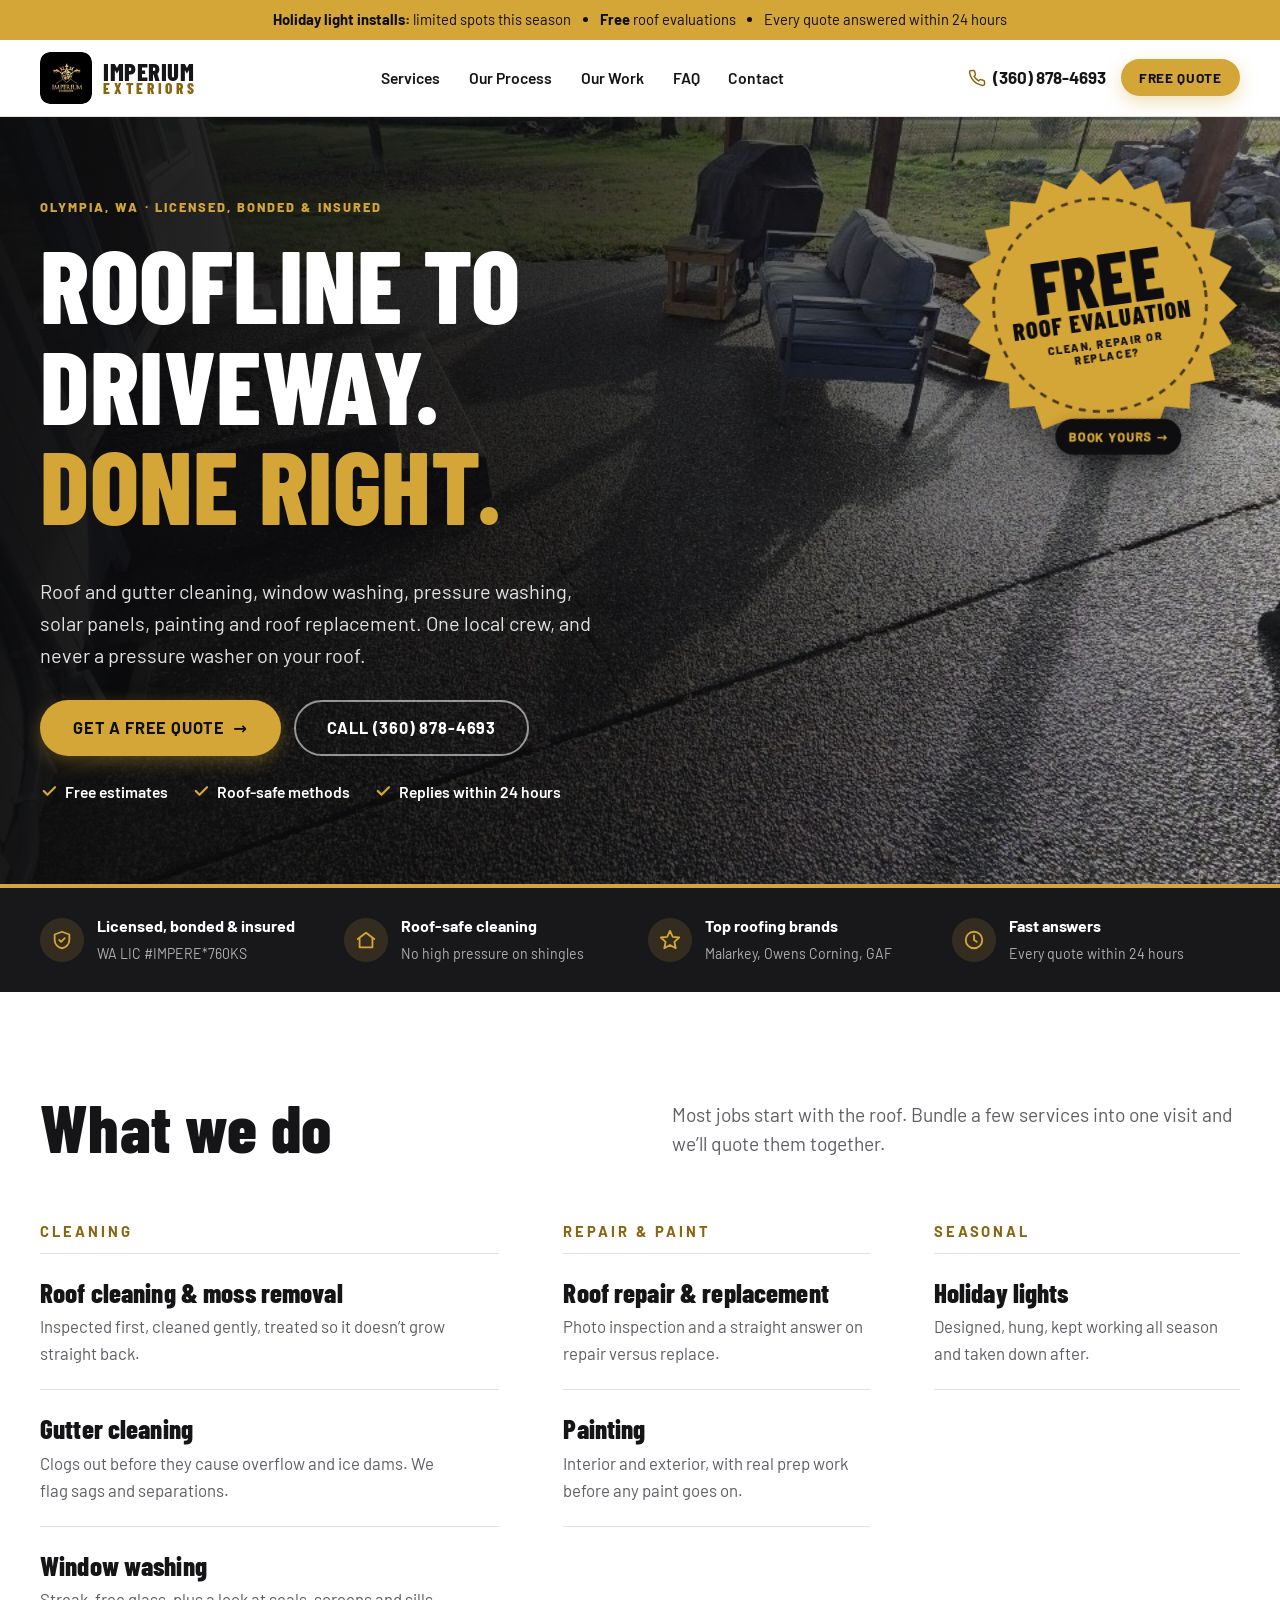
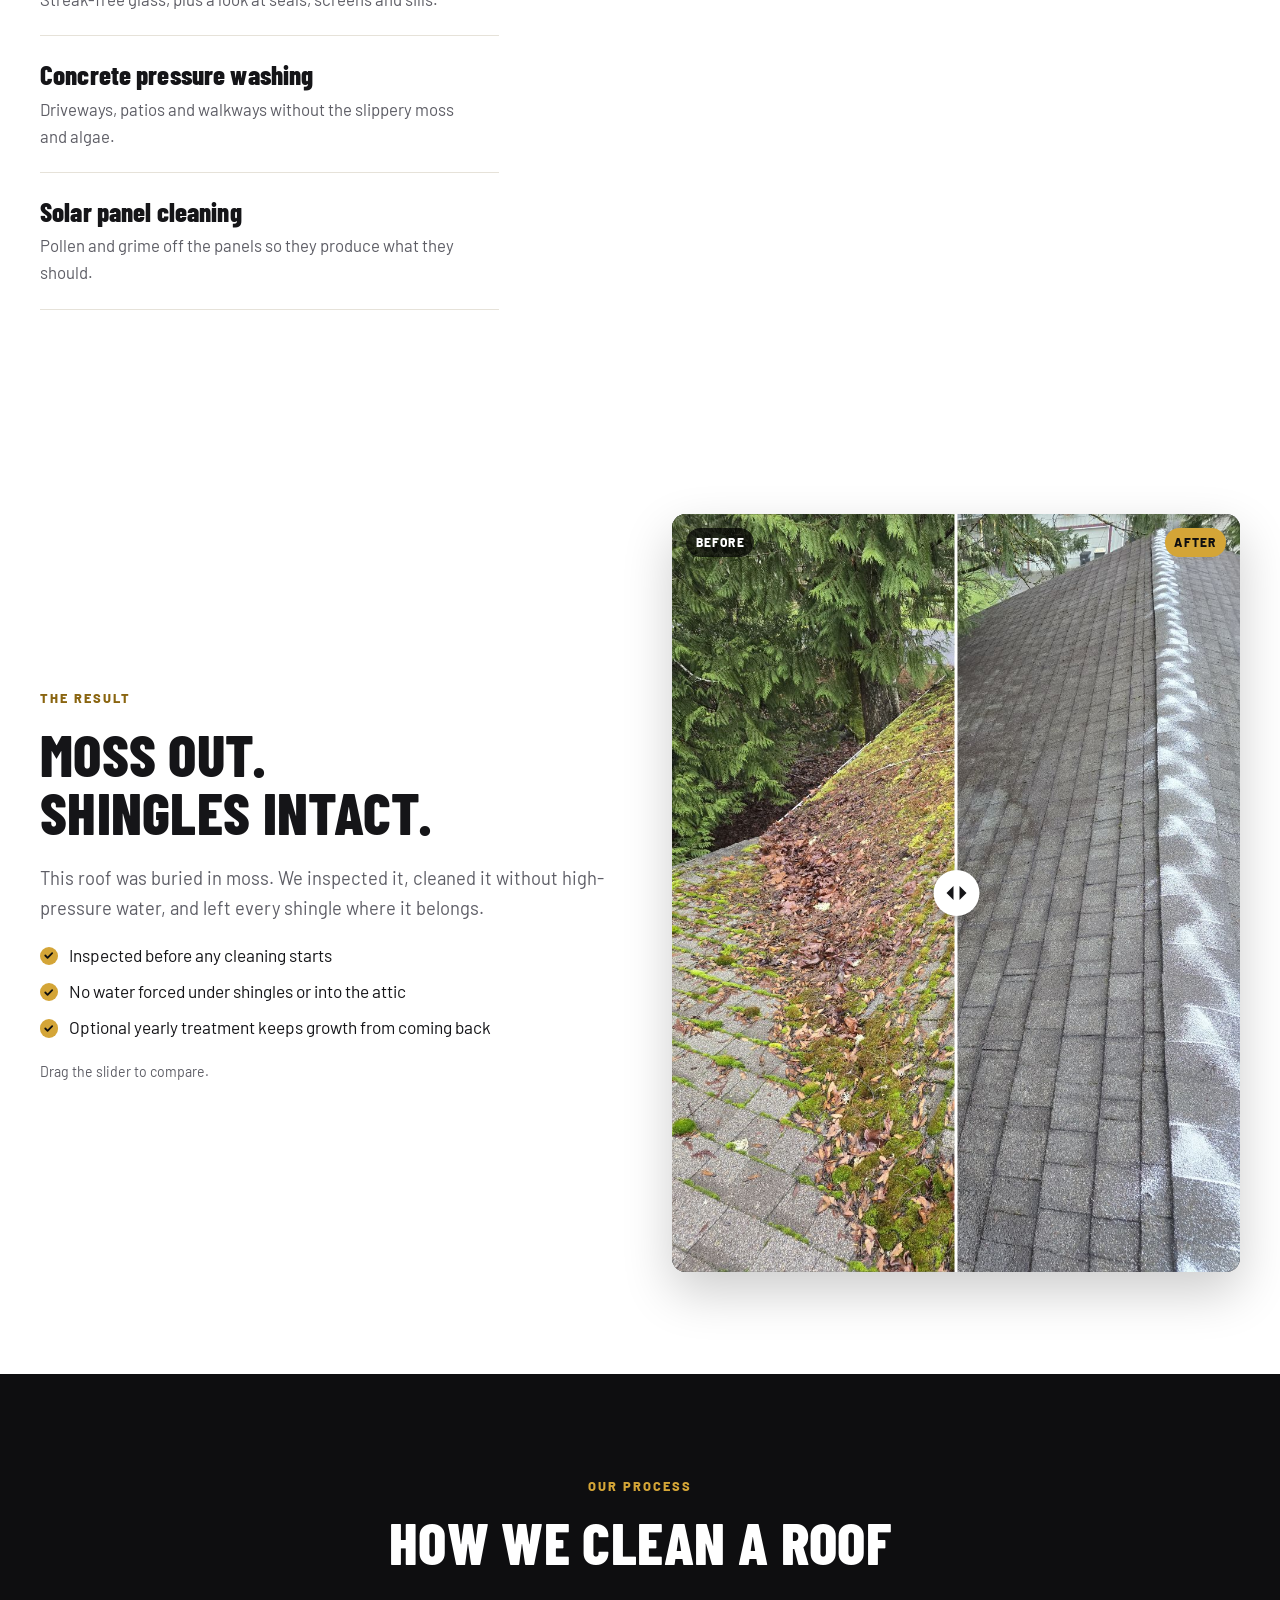
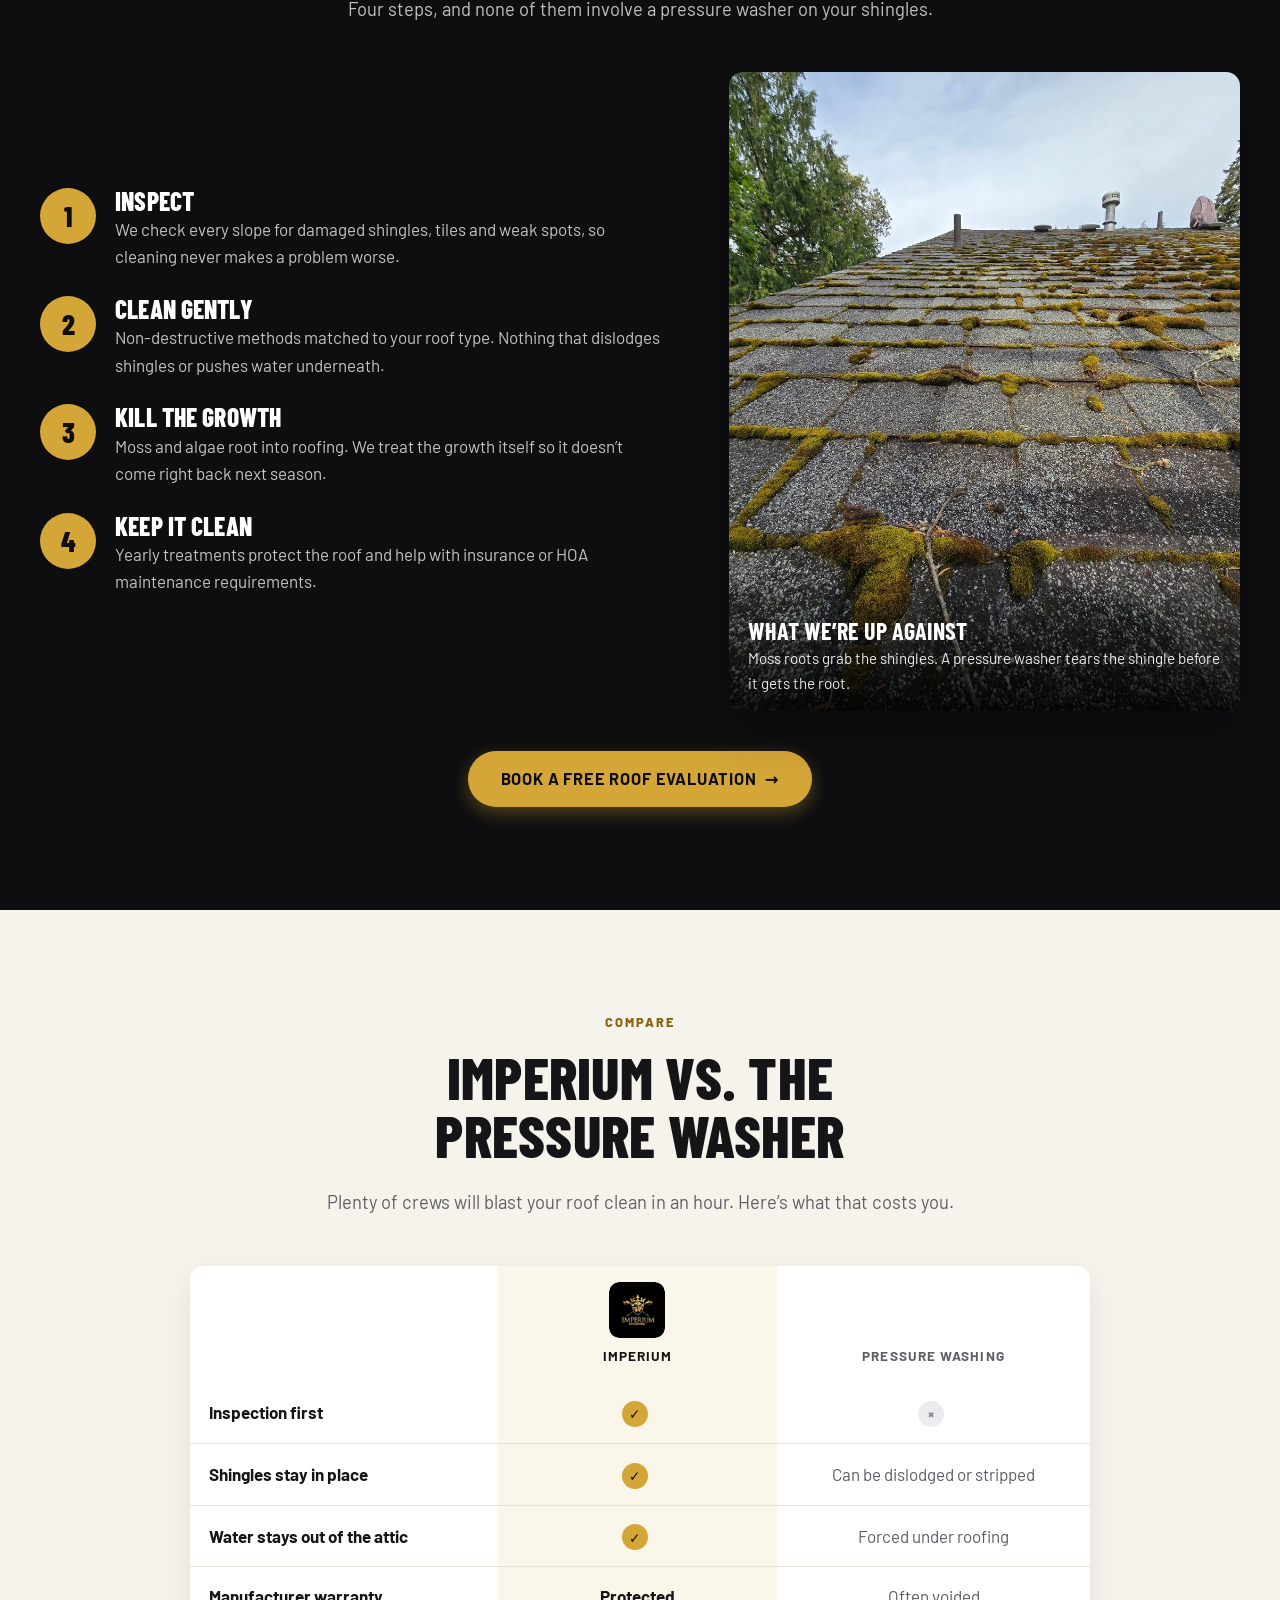
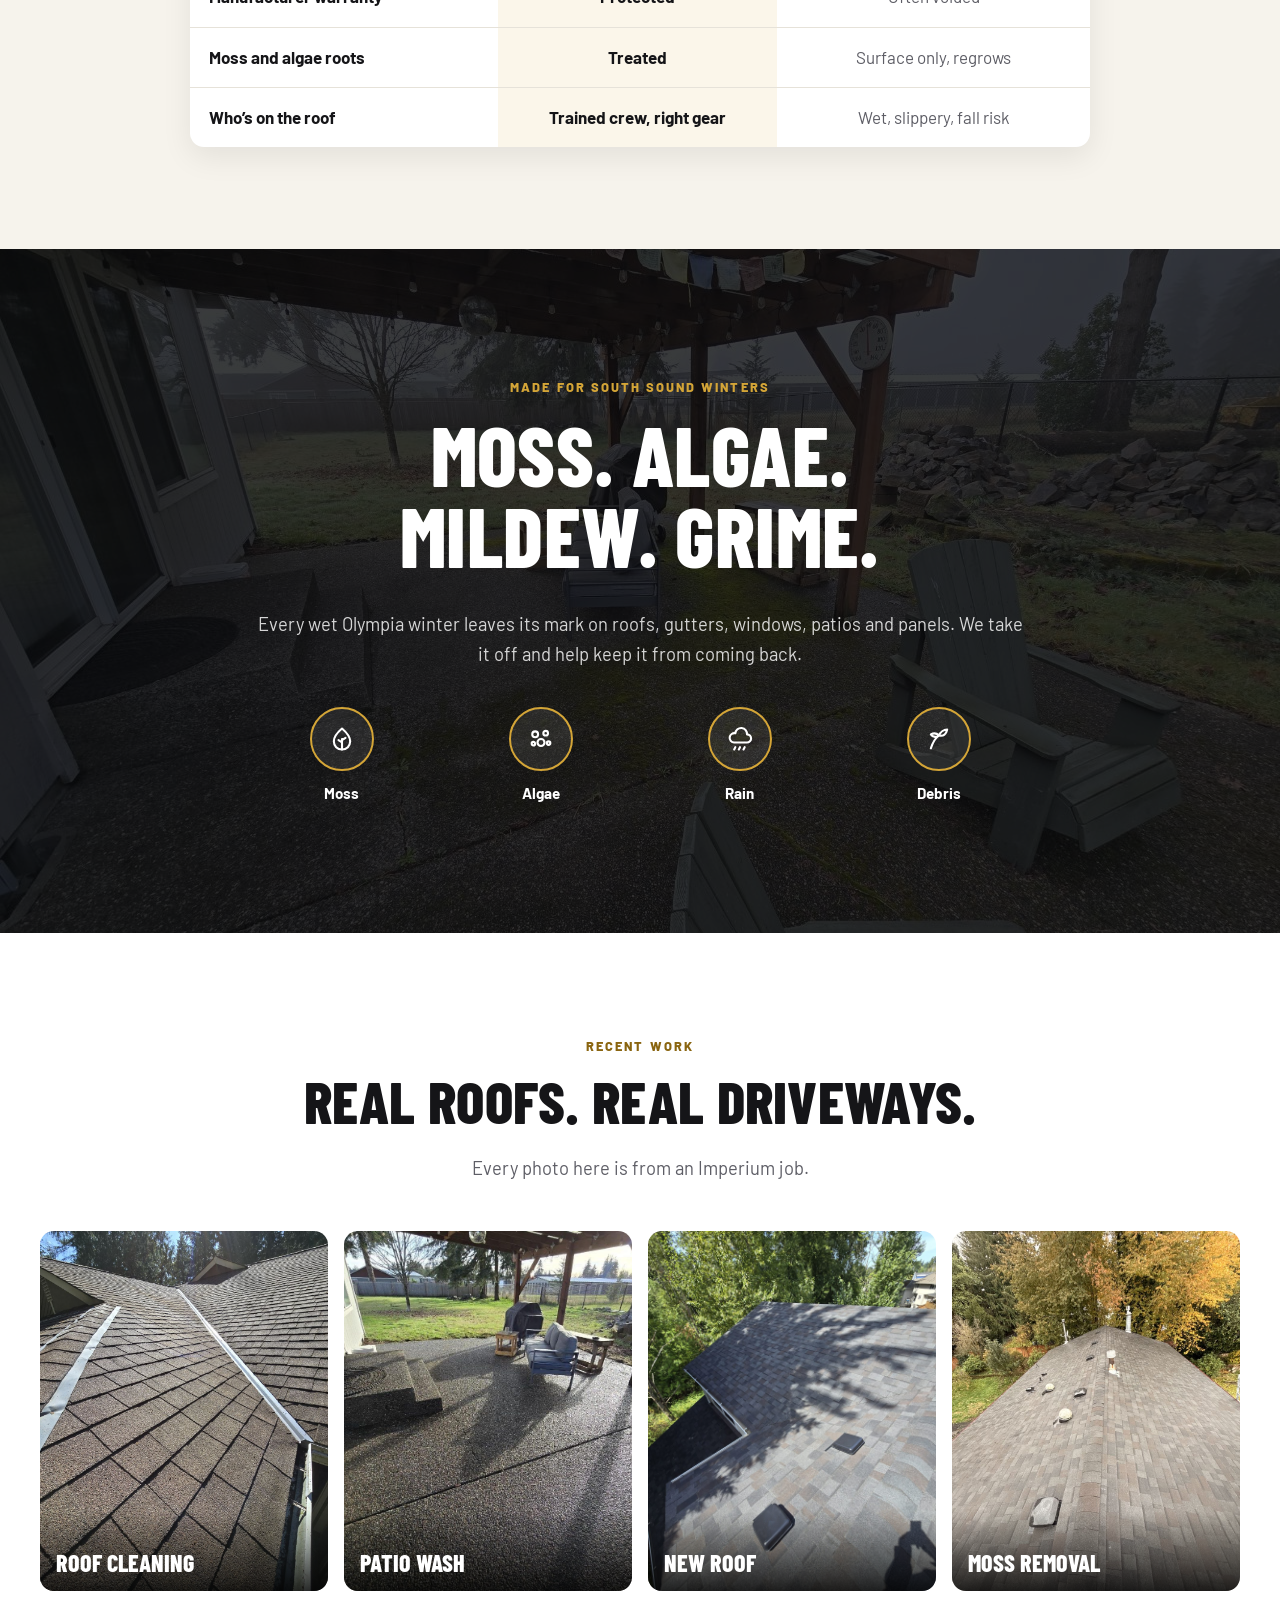
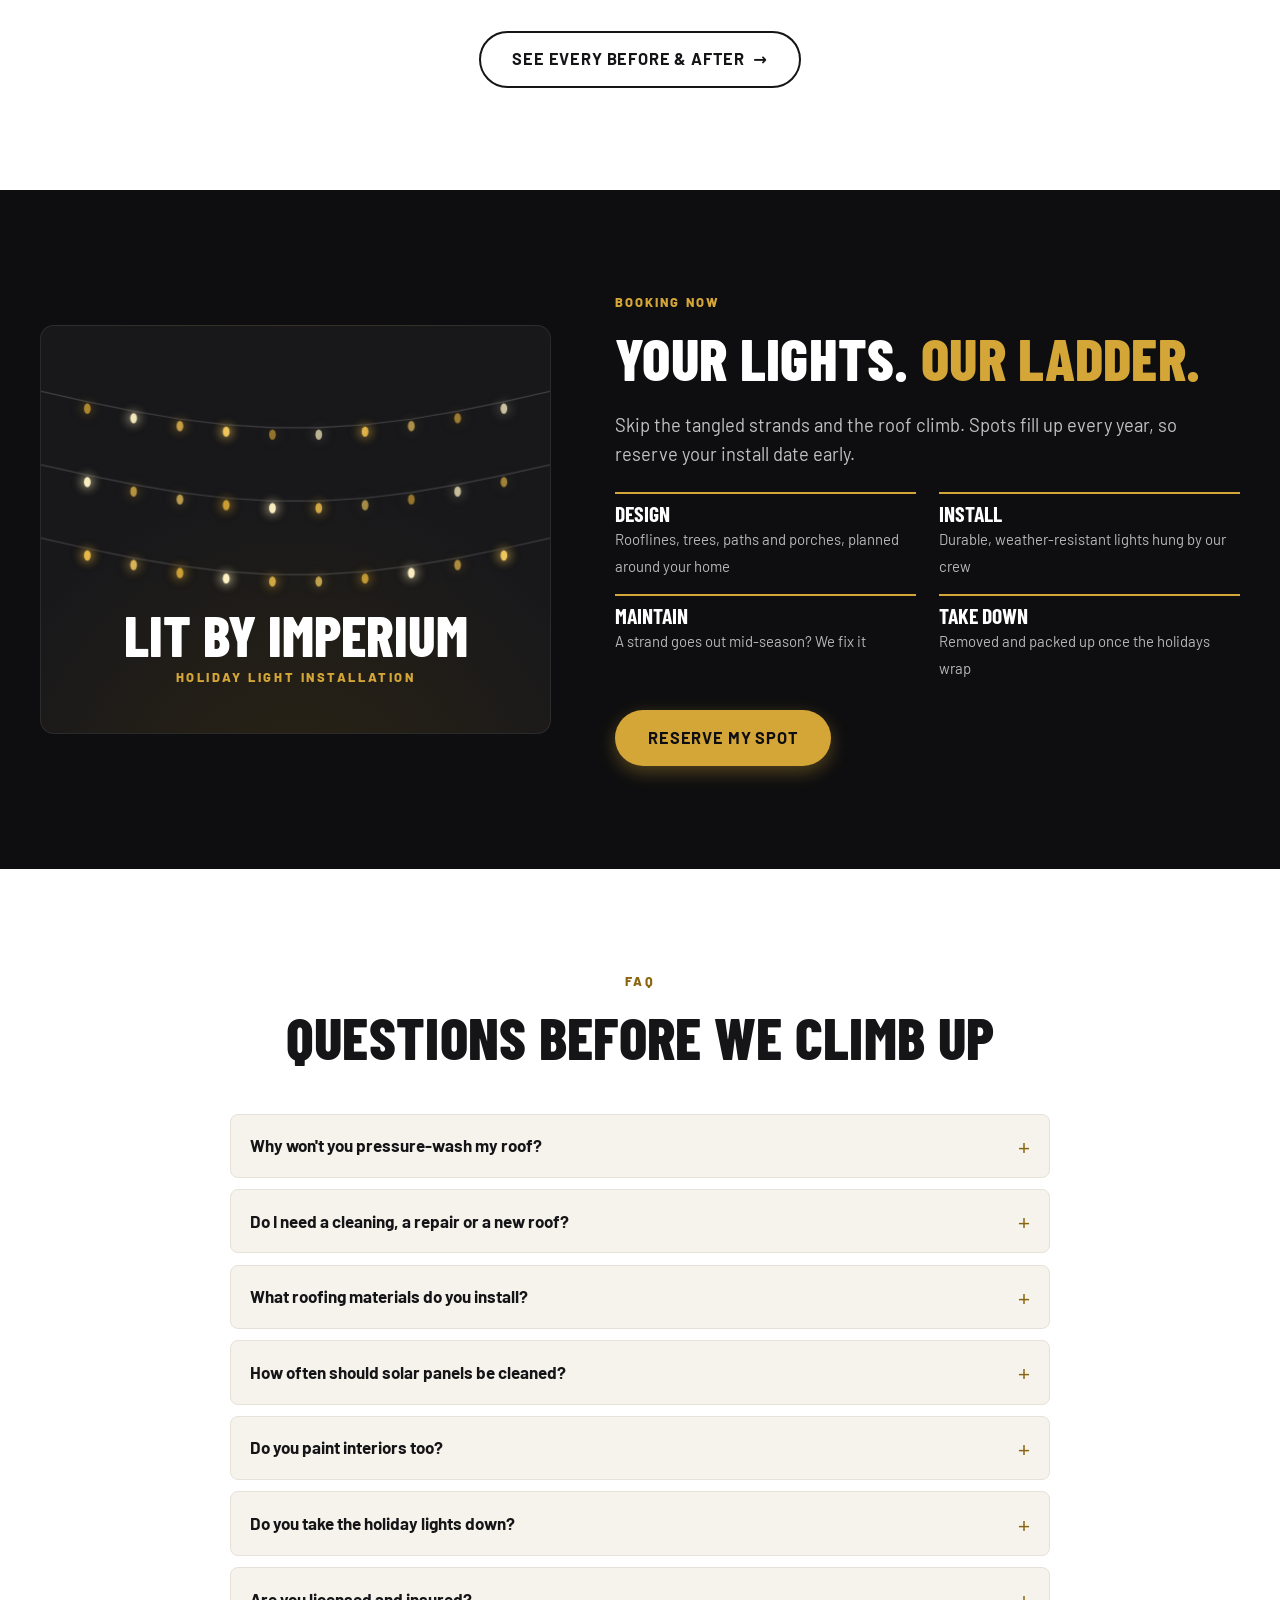
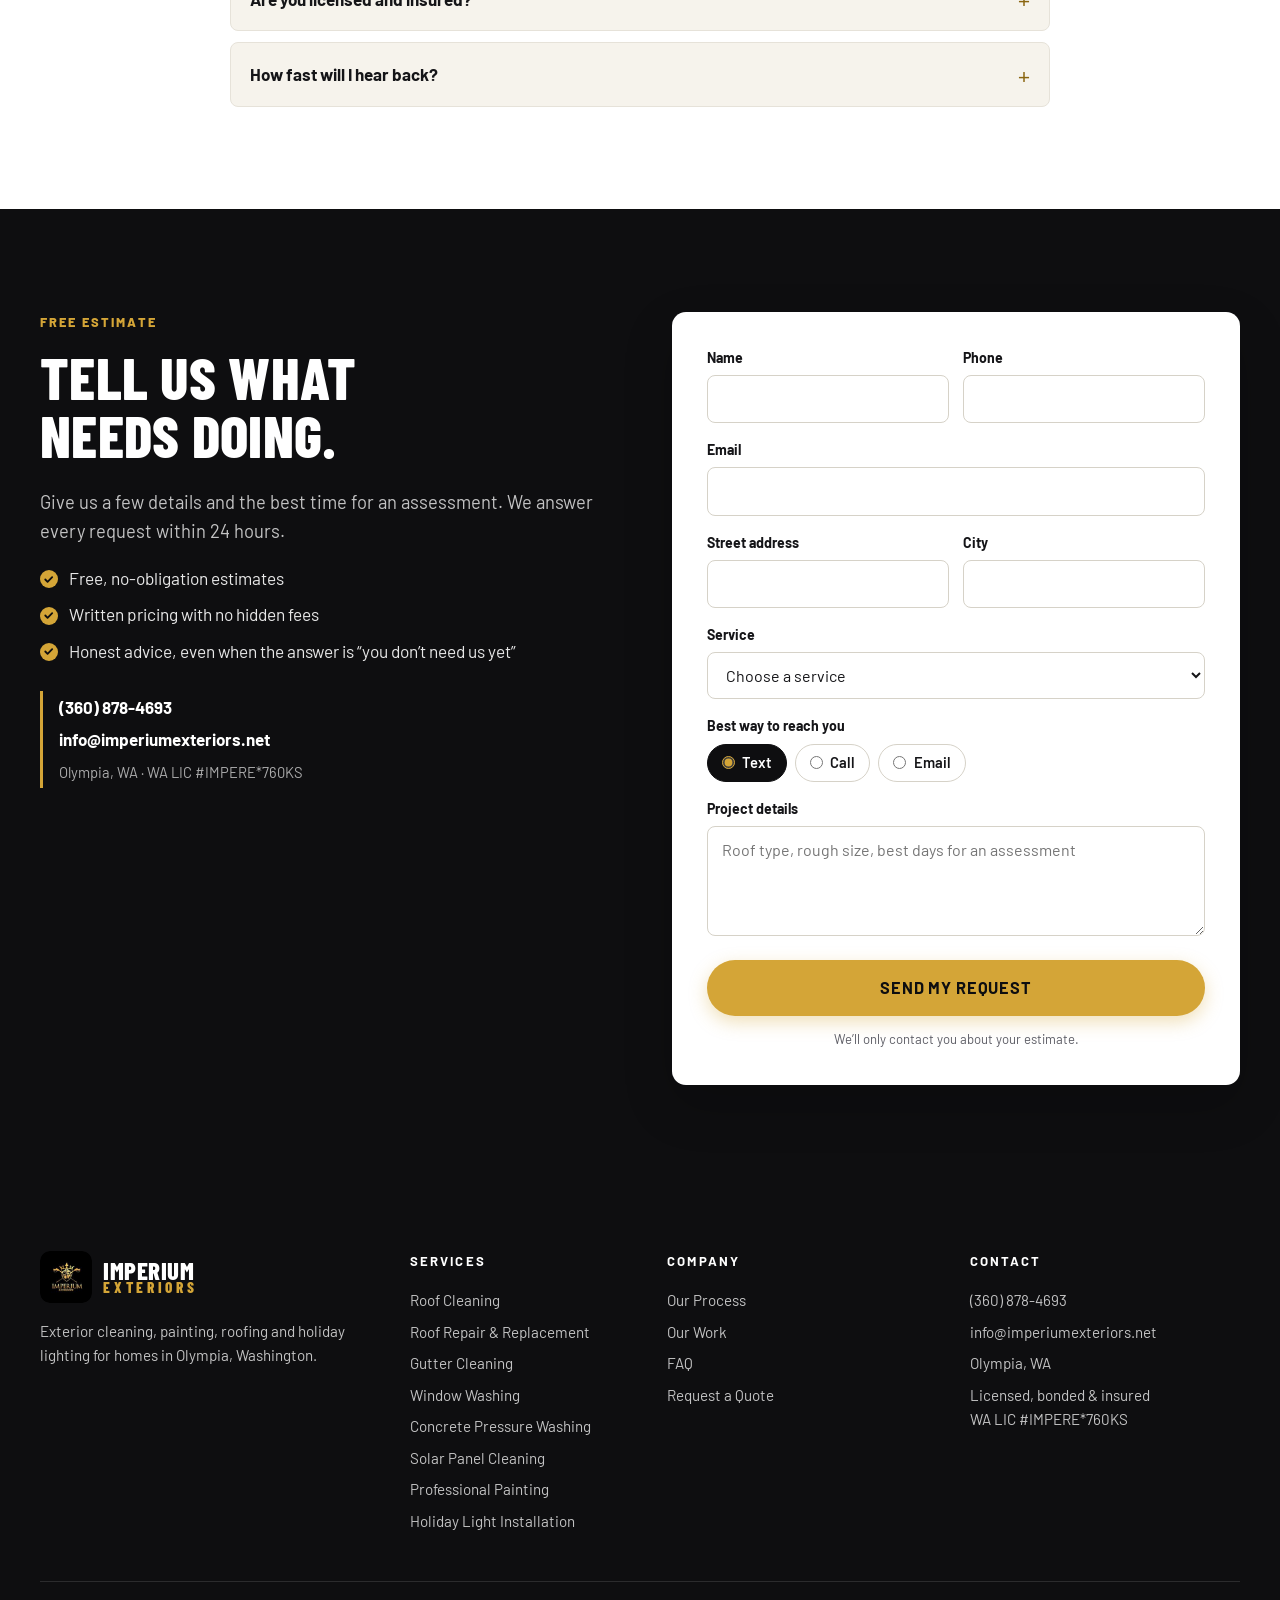
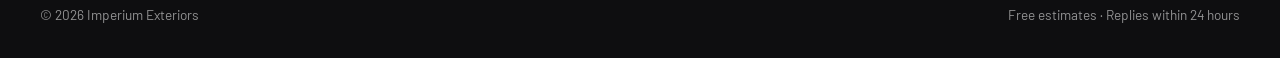
<file: index.html>
<!DOCTYPE html>
<html lang="en">
<head>
<meta charset="UTF-8">
<meta name="viewport" content="width=device-width, initial-scale=1">
<title>Imperium Exteriors | Roof Cleaning, Gutters, Windows &amp; More in Olympia, WA</title>
<meta name="description" content="Roof-safe roof cleaning, gutters, windows, pressure washing, solar panels, painting and roof replacement in Olympia, WA. Free estimates, replies within 24 hours.">
<link rel="canonical" href="https://imperiumexteriors.net/">
<meta property="og:type" content="website">
<meta property="og:title" content="Imperium Exteriors | Roof Cleaning, Gutters, Windows &amp; More in Olympia, WA">
<meta property="og:description" content="Roof-safe roof cleaning, gutters, windows, pressure washing, solar panels, painting and roof replacement in Olympia, WA. Free estimates, replies within 24 hours.">
<meta property="og:url" content="https://imperiumexteriors.net/">
<meta property="og:site_name" content="Imperium Exteriors">
<meta property="og:image" content="https://imperiumexteriors.net/assets/hero.jpg">
<meta name="twitter:card" content="summary_large_image">
<meta name="theme-color" content="#0e0e10">
<link rel="icon" href="assets/logo.png">
<link rel="apple-touch-icon" href="assets/logo.png">
<link rel="preconnect" href="https://fonts.googleapis.com">
<link rel="preconnect" href="https://fonts.gstatic.com" crossorigin>
<link rel="stylesheet" href="https://fonts.googleapis.com/css2?family=Barlow+Condensed:wght@700;800&family=Barlow:wght@400;500;600;700;800&display=swap">
<link rel="stylesheet" href="assets/style.css?v=20261018b">
<script type="application/ld+json">
{
 "@context": "https://schema.org",
 "@type": "HomeAndConstructionBusiness",
 "name": "Imperium Exteriors",
 "url": "https://imperiumexteriors.net/",
 "image": "https://imperiumexteriors.net/assets/hero.jpg",
 "logo": "https://imperiumexteriors.net/assets/logo.png",
 "telephone": "+13608784693",
 "email": "info@imperiumexteriors.net",
 "priceRange": "$$",
 "address": {
  "@type": "PostalAddress",
  "addressLocality": "Olympia",
  "addressRegion": "WA",
  "addressCountry": "US"
 },
 "areaServed": {
  "@type": "City",
  "name": "Olympia"
 },
 "hasOfferCatalog": {
  "@type": "OfferCatalog",
  "name": "Exterior services",
  "itemListElement": [
   {
    "@type": "Offer",
    "itemOffered": {
     "@type": "Service",
     "name": "Roof Cleaning"
    }
   },
   {
    "@type": "Offer",
    "itemOffered": {
     "@type": "Service",
     "name": "Roof Repair & Replacement"
    }
   },
   {
    "@type": "Offer",
    "itemOffered": {
     "@type": "Service",
     "name": "Gutter Cleaning"
    }
   },
   {
    "@type": "Offer",
    "itemOffered": {
     "@type": "Service",
     "name": "Window Washing"
    }
   },
   {
    "@type": "Offer",
    "itemOffered": {
     "@type": "Service",
     "name": "Concrete Pressure Washing"
    }
   },
   {
    "@type": "Offer",
    "itemOffered": {
     "@type": "Service",
     "name": "Solar Panel Cleaning"
    }
   },
   {
    "@type": "Offer",
    "itemOffered": {
     "@type": "Service",
     "name": "Professional Painting"
    }
   },
   {
    "@type": "Offer",
    "itemOffered": {
     "@type": "Service",
     "name": "Holiday Light Installation"
    }
   }
  ]
 }
}
</script>
<script type="application/ld+json">
{
 "@context": "https://schema.org",
 "@type": "FAQPage",
 "mainEntity": [
  {
   "@type": "Question",
   "name": "Why won't you pressure-wash my roof?",
   "acceptedAnswer": {
    "@type": "Answer",
    "text": "High-pressure water can knock shingles loose, strip granules, force water under the roofing into the deck and attic, and void your manufacturer warranty. It also tends to blast off the surface growth and leave the roots behind. We use gentler, non-destructive methods chosen for your roof type."
   }
  },
  {
   "@type": "Question",
   "name": "Do I need a cleaning, a repair or a new roof?",
   "acceptedAnswer": {
    "@type": "Answer",
    "text": "Start with a free evaluation. If your roof can be cleaned or repaired, we'll tell you. If it's time to replace it, we'll show you why with photos and walk you through your options."
   }
  },
  {
   "@type": "Question",
   "name": "What roofing materials do you install?",
   "acceptedAnswer": {
    "@type": "Answer",
    "text": "Malarkey, Owens Corning and GAF. New roofs are backed by the manufacturer's warranty plus our own in-house workmanship guarantee."
   }
  },
  {
   "@type": "Question",
   "name": "How often should solar panels be cleaned?",
   "acceptedAnswer": {
    "@type": "Answer",
    "text": "Once a year for most homes. A thin layer of pollen and grime is enough to cut output, and some panel manufacturers require regular maintenance to keep the warranty valid."
   }
  },
  {
   "@type": "Question",
   "name": "Do you paint interiors too?",
   "acceptedAnswer": {
    "@type": "Answer",
    "text": "Yes. Anything from a single room to the whole exterior, with full surface prep and Sherwin-Williams or Benjamin Moore paint."
   }
  },
  {
   "@type": "Question",
   "name": "Do you take the holiday lights down?",
   "acceptedAnswer": {
    "@type": "Answer",
    "text": "Yes. We design, install, fix anything that goes out during the season, and take everything down afterward."
   }
  },
  {
   "@type": "Question",
   "name": "Are you licensed and insured?",
   "acceptedAnswer": {
    "@type": "Answer",
    "text": "Yes. Imperium Exteriors is licensed, bonded and insured in Washington, license #IMPERE*760KS."
   }
  },
  {
   "@type": "Question",
   "name": "How fast will I hear back?",
   "acceptedAnswer": {
    "@type": "Answer",
    "text": "Within 24 hours of your request. Tell us how you'd like to be reached: text, call or email."
   }
  }
 ]
}
</script>
</head>
<body>

<!-- PROMO BAR -->
<div class="promo-bar">
  <a class="hide-sm" href="#holiday"><strong>Holiday light installs:</strong> limited spots this season</a>
  <span class="dot" aria-hidden="true"></span>
  <a class="hide-sm" href="#quote"><strong>Free</strong> roof evaluations</a>
  <span class="dot" aria-hidden="true"></span>
  <span class="hide-sm">Every quote answered within 24 hours</span>
  <a class="show-sm" href="#holiday"><strong>Holiday lights:</strong> limited spots, book now</a>
</div>

<!-- HEADER -->
<header class="site-header" id="top">
  <div class="container header-inner">
    <a href="index.html" class="logo" aria-label="Imperium Exteriors home">
      <img src="assets/logo.png" alt="" width="52" height="52">
      <span class="logo-word">Imperium<small>Exteriors</small></span>
    </a>
    <nav class="main-nav" aria-label="Main">
      <a href="#services">Services</a> <a href="#process">Our Process</a> <a href="our-work.html">Our Work</a> <a href="#faq">FAQ</a> <a href="#quote">Contact</a>
    </nav>
    <div class="header-actions">
      <a class="header-phone" href="tel:+13608784693"><svg viewBox="0 0 24 24" aria-hidden="true"><path d="M22 16.9v3a2 2 0 0 1-2.2 2 19.8 19.8 0 0 1-8.6-3.1 19.5 19.5 0 0 1-6-6A19.8 19.8 0 0 1 2.1 4.2 2 2 0 0 1 4.1 2h3a2 2 0 0 1 2 1.7c.1 1 .4 1.9.7 2.8a2 2 0 0 1-.5 2.1L8.1 9.9a16 16 0 0 0 6 6l1.3-1.3a2 2 0 0 1 2.1-.4c.9.3 1.8.6 2.8.7a2 2 0 0 1 1.7 2z"/></svg>(360) 878-4693</a>
      <a href="#quote" class="btn btn-gold btn-sm">Free Quote</a>
      <button class="menu-btn" type="button" aria-label="Open menu" aria-expanded="false" aria-controls="mobile-nav"><span></span><span></span><span></span></button>
    </div>
  </div>
  <nav class="mobile-nav" id="mobile-nav" aria-label="Mobile">
    <a href="#services">Services</a> <a href="#process">Our Process</a> <a href="our-work.html">Our Work</a> <a href="#faq">FAQ</a> <a href="#quote">Contact</a>
    <a href="tel:+13608784693">Call (360) 878-4693</a>
  </nav>
</header>
<main>
<!-- HERO -->
<section class="hero">
  <div class="hero-shade"></div>
  <div class="container hero-content">
    <p class="eyebrow">Olympia, WA &middot; Licensed, bonded &amp; insured</p>
    <h1>Roofline to driveway. <span class="accent">Done right.</span></h1>
    <p class="hero-sub">Roof and gutter cleaning, window washing, pressure washing, solar panels, painting and roof replacement. One local crew, and never a pressure washer on your roof.</p>
    <div class="hero-ctas">
      <a href="#quote" class="btn btn-gold btn-lg">Get a Free Quote <span aria-hidden="true">&rarr;</span></a>
      <a href="tel:+13608784693" class="btn btn-ghost btn-lg">Call (360) 878-4693</a>
    </div>
    <ul class="hero-proof">
      <li><svg viewBox="0 0 24 24" aria-hidden="true"><path d="M5 12l5 5L20 7"/></svg>Free estimates</li>
      <li><svg viewBox="0 0 24 24" aria-hidden="true"><path d="M5 12l5 5L20 7"/></svg>Roof-safe methods</li>
      <li><svg viewBox="0 0 24 24" aria-hidden="true"><path d="M5 12l5 5L20 7"/></svg>Replies within 24 hours</li>
    </ul>
    <a class="hero-seal" href="#quote" data-service="Roof Cleaning" aria-label="Book a free roof evaluation">
      <svg class="seal-burst" viewBox="0 0 200 200" aria-hidden="true"><polygon points="100.0,2.0 112.2,14.9 127.6,6.0 135.7,21.8 153.0,17.6 156.3,35.0 174.1,35.8 172.3,53.5 189.1,59.3 182.5,75.8 197.0,86.1 186.0,100.0 197.0,113.9 182.5,124.2 189.1,140.7 172.3,146.5 174.1,164.2 156.3,165.0 153.0,182.4 135.7,178.2 127.6,194.0 112.2,185.1 100.0,198.0 87.8,185.1 72.4,194.0 64.3,178.2 47.0,182.4 43.7,165.0 25.9,164.2 27.7,146.5 10.9,140.7 17.5,124.2 3.0,113.9 14.0,100.0 3.0,86.1 17.5,75.8 10.9,59.3 27.7,53.5 25.9,35.8 43.7,35.0 47.0,17.6 64.3,21.8 72.4,6.0 87.8,14.9"/><circle cx="100" cy="100" r="76"/></svg>
      <span class="seal-text" aria-hidden="true">
        <span class="seal-free">Free</span>
        <span class="seal-what">Roof Evaluation</span>
        <span class="seal-sub">Clean, repair or replace?</span>
      </span>
      <span class="seal-cta" aria-hidden="true">Book yours &rarr;</span>
    </a>
  </div>
</section>

<!-- TRUST STRIP -->
<section class="trust-strip" aria-label="Why homeowners choose Imperium">
  <div class="container trust-grid">
    <div class="trust-item"><span class="trust-icon"><svg viewBox="0 0 24 24" aria-hidden="true"><path d="M12 3 4 6v6c0 4.5 3.4 8.3 8 9 4.6-.7 8-4.5 8-9V6z"/><path d="m9 12 2 2 4-4"/></svg></span>
      <div><strong>Licensed, bonded &amp; insured</strong><span>WA LIC #IMPERE*760KS</span></div></div>
    <div class="trust-item"><span class="trust-icon"><svg viewBox="0 0 24 24" aria-hidden="true"><path d="M3 11 12 4l9 7"/><path d="M5 10v10h14V10"/></svg></span>
      <div><strong>Roof-safe cleaning</strong><span>No high pressure on shingles</span></div></div>
    <div class="trust-item"><span class="trust-icon"><svg viewBox="0 0 24 24" aria-hidden="true"><path d="M12 2 15 8.5l7 .8-5.2 4.8 1.4 6.9L12 17.5 5.8 21l1.4-6.9L2 9.3l7-.8z"/></svg></span>
      <div><strong>Top roofing brands</strong><span>Malarkey, Owens Corning, GAF</span></div></div>
    <div class="trust-item"><span class="trust-icon"><svg viewBox="0 0 24 24" aria-hidden="true"><circle cx="12" cy="12" r="9"/><path d="M12 7v5l3 2"/></svg></span>
      <div><strong>Fast answers</strong><span>Every quote within 24 hours</span></div></div>
  </div>
</section>

<!-- SERVICES -->
<section class="section" id="services">
  <div class="container">
    <div class="svc-head">
      <h2>What we do</h2>
      <p class="lead">Most jobs start with the roof. Bundle a few services into one visit and we&rsquo;ll quote them together.</p>
    </div>
    <div class="svc-cols">
      <div class="svc-col svc-col-wide">
        <h3 class="svc-cat">Cleaning</h3>
        <ul class="svc-list">
          <li><a href="#quote" data-service="Roof Cleaning"><h4>Roof cleaning &amp; moss removal</h4><p>Inspected first, cleaned gently, treated so it doesn&rsquo;t grow straight back.</p></a></li>
          <li><a href="#quote" data-service="Gutter Cleaning"><h4>Gutter cleaning</h4><p>Clogs out before they cause overflow and ice dams. We flag sags and separations.</p></a></li>
          <li><a href="#quote" data-service="Window Washing"><h4>Window washing</h4><p>Streak-free glass, plus a look at seals, screens and sills.</p></a></li>
          <li><a href="#quote" data-service="Concrete Pressure Washing"><h4>Concrete pressure washing</h4><p>Driveways, patios and walkways without the slippery moss and algae.</p></a></li>
          <li><a href="#quote" data-service="Solar Panel Cleaning"><h4>Solar panel cleaning</h4><p>Pollen and grime off the panels so they produce what they should.</p></a></li>
        </ul>
      </div>
      <div class="svc-col ">
        <h3 class="svc-cat">Repair &amp; paint</h3>
        <ul class="svc-list">
          <li><a href="#quote" data-service="Roof Repair & Replacement"><h4>Roof repair &amp; replacement</h4><p>Photo inspection and a straight answer on repair versus replace.</p></a></li>
          <li><a href="#quote" data-service="Professional Painting"><h4>Painting</h4><p>Interior and exterior, with real prep work before any paint goes on.</p></a></li>
        </ul>
      </div>
      <div class="svc-col ">
        <h3 class="svc-cat">Seasonal</h3>
        <ul class="svc-list">
          <li><a href="#quote" data-service="Holiday Light Installation"><h4>Holiday lights</h4><p>Designed, hung, kept working all season and taken down after.</p></a></li>
        </ul>
      </div>
    </div>
  </div>
</section>

<!-- RESULTS -->
<section class="section" id="results">
  <div class="container results-grid">
    <div>
      <p class="eyebrow dark">The result</p>
      <h2>Moss out. <br>Shingles intact.</h2>
      <p class="lead">This roof was buried in moss. We inspected it, cleaned it without high-pressure water, and left every shingle where it belongs.</p>
      <ul class="ticks big">
        <li>Inspected before any cleaning starts</li>
        <li>No water forced under shingles or into the attic</li>
        <li>Optional yearly treatment keeps growth from coming back</li>
      </ul>
      <p class="hint">Drag the slider to compare.</p>
    </div>
    <div class="ba-slider tall" style="--pos:50%">
      <img loading="lazy" src="assets/after-01.jpg" alt="Same roof after cleaning, moss removed" class="ba-after">
      <img loading="lazy" src="assets/before-01.jpg" alt="Shingle roof covered in thick green moss" class="ba-before">
      <span class="ba-label ba-label-before">Before</span>
      <span class="ba-label ba-label-after">After</span>
      <div class="ba-handle" aria-hidden="true"><span></span></div>
      <input type="range" min="0" max="100" value="50" aria-label="Before and after comparison slider">
    </div>
  </div>
</section>

<!-- PROCESS -->
<section class="section dark-section" id="process">
  <div class="container">
    <div class="section-head">
      <p class="eyebrow">Our process</p>
      <h2>How we clean a roof</h2>
      <p class="lead">Four steps, and none of them involve a pressure washer on your shingles.</p>
    </div>
    <div class="how-grid">
      <ol class="steps">
        <li class="step"><span class="step-num">1</span><div><h3>Inspect</h3><p>We check every slope for damaged shingles, tiles and weak spots, so cleaning never makes a problem worse.</p></div></li>
        <li class="step"><span class="step-num">2</span><div><h3>Clean gently</h3><p>Non-destructive methods matched to your roof type. Nothing that dislodges shingles or pushes water underneath.</p></div></li>
        <li class="step"><span class="step-num">3</span><div><h3>Kill the growth</h3><p>Moss and algae root into roofing. We treat the growth itself so it doesn&rsquo;t come right back next season.</p></div></li>
        <li class="step"><span class="step-num">4</span><div><h3>Keep it clean</h3><p>Yearly treatments protect the roof and help with insurance or HOA maintenance requirements.</p></div></li>
      </ol>
      <figure class="photo-card">
        <img loading="lazy" src="assets/before-04.jpg" alt="Thick moss growing between asphalt shingles">
        <figcaption><strong>What we&rsquo;re up against</strong>Moss roots grab the shingles. A pressure washer tears the shingle before it gets the root.</figcaption>
      </figure>
    </div>
    <div class="center"><a href="#quote" class="btn btn-gold btn-lg" data-service="Roof Cleaning">Book a Free Roof Evaluation <span aria-hidden="true">&rarr;</span></a></div>
  </div>
</section>

<!-- COMPARE -->
<section class="section stone" id="compare">
  <div class="container">
    <div class="section-head">
      <p class="eyebrow dark">Compare</p>
      <h2>Imperium vs. the pressure washer</h2>
      <p class="lead">Plenty of crews will blast your roof clean in an hour. Here&rsquo;s what that costs you.</p>
    </div>
    <div class="table-wrap">
      <table class="compare-table">
        <thead>
          <tr><th scope="col"><span class="sr-only">What happens</span></th><th scope="col" class="us"><img loading="lazy" src="assets/logo.png" alt="">Imperium</th><th scope="col">Pressure washing</th></tr>
        </thead>
        <tbody>
          <tr><th scope="row">Inspection first</th><td class="us"><span class="yes">&check;</span></td><td><span class="no">&times;</span></td></tr>
          <tr><th scope="row">Shingles stay in place</th><td class="us"><span class="yes">&check;</span></td><td>Can be dislodged or stripped</td></tr>
          <tr><th scope="row">Water stays out of the attic</th><td class="us"><span class="yes">&check;</span></td><td>Forced under roofing</td></tr>
          <tr><th scope="row">Manufacturer warranty</th><td class="us">Protected</td><td>Often voided</td></tr>
          <tr><th scope="row">Moss and algae roots</th><td class="us">Treated</td><td>Surface only, regrows</td></tr>
          <tr><th scope="row">Who&rsquo;s on the roof</th><td class="us">Trained crew, right gear</td><td>Wet, slippery, fall risk</td></tr>
        </tbody>
      </table>
    </div>
  </div>
</section>

<!-- WEATHER -->
<section class="weather" aria-label="Pacific Northwest conditions">
  <div class="weather-shade"></div>
  <div class="container weather-inner">
    <p class="eyebrow">Made for South Sound winters</p>
    <h2>Moss. Algae. Mildew. Grime.</h2>
    <p class="lead">Every wet Olympia winter leaves its mark on roofs, gutters, windows, patios and panels. We take it off and help keep it from coming back.</p>
    <div class="weather-icons">
      <div><svg viewBox="0 0 24 24" aria-hidden="true"><path d="M12 21c-4 0-7-3-7-7 0-5 7-11 7-11s7 6 7 11c0 4-3 7-7 7z"/><path d="M12 21v-9M12 15l-3-2M12 13l3-2"/></svg><span>Moss</span></div>
      <div><svg viewBox="0 0 24 24" aria-hidden="true"><circle cx="7" cy="8" r="2.5"/><circle cx="16" cy="7" r="2"/><circle cx="12" cy="15" r="3"/><circle cx="18.5" cy="15.5" r="1.5"/><circle cx="5.5" cy="16" r="1.5"/></svg><span>Algae</span></div>
      <div><svg viewBox="0 0 24 24" aria-hidden="true"><path d="M7 15a4 4 0 1 1 1-7.9A5 5 0 0 1 18 8a3.5 3.5 0 0 1 0 7z"/><path d="M8 19l-1 2M12 19l-1 2M16 19l-1 2"/></svg><span>Rain</span></div>
      <div><svg viewBox="0 0 24 24" aria-hidden="true"><path d="M5 20c2-6 4-9 7-11M12 9c1-3 4-5 7-5-1 4-3 6-7 5zM12 9c-2-2-5-2-7-1 2 3 4 3 7 1z"/></svg><span>Debris</span></div>
    </div>
  </div>
</section>

<!-- WORK -->
<section class="section">
  <div class="container">
    <div class="section-head">
      <p class="eyebrow dark">Recent work</p>
      <h2>Real roofs. Real driveways.</h2>
      <p class="lead">Every photo here is from an Imperium job.</p>
    </div>
    <div class="use-grid">
      <figure><img loading="lazy" src="assets/after-03.jpg" alt="Roof valley and shingles after cleaning"><figcaption>Roof cleaning</figcaption></figure>
      <figure><img loading="lazy" src="assets/after-02.jpg" alt="Covered patio after pressure washing"><figcaption>Patio wash</figcaption></figure>
      <figure><img loading="lazy" src="assets/after-06.jpg" alt="New architectural shingle roof"><figcaption>New roof</figcaption></figure>
      <figure><img loading="lazy" src="assets/after-05.jpg" alt="Roof ridge after moss removal"><figcaption>Moss removal</figcaption></figure>
    </div>
    <div class="center"><a href="our-work.html" class="btn btn-outline btn-lg">See every before &amp; after <span aria-hidden="true">&rarr;</span></a></div>
  </div>
</section>

<!-- HOLIDAY -->
<section class="section dark-section" id="holiday">
  <div class="container holiday-grid">
    <div class="bulbs" aria-hidden="true"><div class="bulbs-word">Lit by Imperium<span>Holiday light installation</span></div></div>
    <div>
      <p class="eyebrow">Booking now</p>
      <h2>Your lights. <span class="accent">Our ladder.</span></h2>
      <p class="lead">Skip the tangled strands and the roof climb. Spots fill up every year, so reserve your install date early.</p>
      <ul class="holiday-list">
        <li><strong>Design</strong><span>Rooflines, trees, paths and porches, planned around your home</span></li>
        <li><strong>Install</strong><span>Durable, weather-resistant lights hung by our crew</span></li>
        <li><strong>Maintain</strong><span>A strand goes out mid-season? We fix it</span></li>
        <li><strong>Take down</strong><span>Removed and packed up once the holidays wrap</span></li>
      </ul>
      <a href="#quote" class="btn btn-gold btn-lg" data-service="Holiday Light Installation">Reserve My Spot</a>
    </div>
  </div>
</section>

<!-- FAQ -->
<section class="section" id="faq">
  <div class="container narrow">
    <div class="section-head">
      <p class="eyebrow dark">FAQ</p>
      <h2>Questions before we climb up</h2>
    </div>
    <div class="faq-list">
      <details>
        <summary>Why won't you pressure-wash my roof?</summary>
        <p>High-pressure water can knock shingles loose, strip granules, force water under the roofing into the deck and attic, and void your manufacturer warranty. It also tends to blast off the surface growth and leave the roots behind. We use gentler, non-destructive methods chosen for your roof type.</p>
      </details>
      <details>
        <summary>Do I need a cleaning, a repair or a new roof?</summary>
        <p>Start with a free evaluation. If your roof can be cleaned or repaired, we'll tell you. If it's time to replace it, we'll show you why with photos and walk you through your options.</p>
      </details>
      <details>
        <summary>What roofing materials do you install?</summary>
        <p>Malarkey, Owens Corning and GAF. New roofs are backed by the manufacturer's warranty plus our own in-house workmanship guarantee.</p>
      </details>
      <details>
        <summary>How often should solar panels be cleaned?</summary>
        <p>Once a year for most homes. A thin layer of pollen and grime is enough to cut output, and some panel manufacturers require regular maintenance to keep the warranty valid.</p>
      </details>
      <details>
        <summary>Do you paint interiors too?</summary>
        <p>Yes. Anything from a single room to the whole exterior, with full surface prep and Sherwin-Williams or Benjamin Moore paint.</p>
      </details>
      <details>
        <summary>Do you take the holiday lights down?</summary>
        <p>Yes. We design, install, fix anything that goes out during the season, and take everything down afterward.</p>
      </details>
      <details>
        <summary>Are you licensed and insured?</summary>
        <p>Yes. Imperium Exteriors is licensed, bonded and insured in Washington, license #IMPERE*760KS.</p>
      </details>
      <details>
        <summary>How fast will I hear back?</summary>
        <p>Within 24 hours of your request. Tell us how you'd like to be reached: text, call or email.</p>
      </details>
    </div>
  </div>
</section>

<!-- QUOTE -->
<section class="section dark-section" id="quote">
  <div class="container quote-grid">
    <div>
      <p class="eyebrow">Free estimate</p>
      <h2>Tell us what needs doing.</h2>
      <p class="lead">Give us a few details and the best time for an assessment. We answer every request within 24 hours.</p>
      <ul class="ticks big light">
        <li>Free, no-obligation estimates</li>
        <li>Written pricing with no hidden fees</li>
        <li>Honest advice, even when the answer is &ldquo;you don&rsquo;t need us yet&rdquo;</li>
      </ul>
      <div class="contact-lines">
        <a href="tel:+13608784693">(360) 878-4693</a><br>
        <a href="mailto:info@imperiumexteriors.net">info@imperiumexteriors.net</a><br>
        <span>Olympia, WA &middot; WA LIC #IMPERE*760KS</span>
      </div>
    </div>
    <form class="quote-form" id="quote-form" name="quote" method="POST" data-netlify="true" netlify-honeypot="bot-field">
      <input type="hidden" name="form-name" value="quote">
      <p hidden><label>Leave this empty <input name="bot-field"></label></p>
      <div class="form-success" role="status">Thanks! We got your request and will be in touch within 24 hours.</div>
      <div class="form-row">
        <div class="field"><label for="name">Name</label><input id="name" name="name" type="text" autocomplete="name" required></div>
        <div class="field"><label for="phone">Phone</label><input id="phone" name="phone" type="tel" autocomplete="tel" required></div>
      </div>
      <div class="field"><label for="email">Email</label><input id="email" name="email" type="email" autocomplete="email"></div>
      <div class="form-row">
        <div class="field"><label for="address">Street address</label><input id="address" name="address" type="text" autocomplete="street-address"></div>
        <div class="field"><label for="city">City</label><input id="city" name="city" type="text" autocomplete="address-level2"></div>
      </div>
      <div class="field"><label for="service">Service</label>
        <select id="service" name="service">
          <option value="">Choose a service</option>
            <option>Roof Cleaning</option>
            <option>Roof Repair & Replacement</option>
            <option>Gutter Cleaning</option>
            <option>Window Washing</option>
            <option>Concrete Pressure Washing</option>
            <option>Solar Panel Cleaning</option>
            <option>Professional Painting</option>
            <option>Holiday Light Installation</option>
          <option>Multiple services</option>
        </select>
      </div>
      <div class="field"><span class="label" id="pref-label">Best way to reach you</span>
        <div class="pill-row" role="radiogroup" aria-labelledby="pref-label">
          <label><input type="radio" id="pref-text" name="contact-pref" value="Text" checked> Text</label>
          <label><input type="radio" id="pref-call" name="contact-pref" value="Call"> Call</label>
          <label><input type="radio" id="pref-email" name="contact-pref" value="Email"> Email</label>
        </div>
      </div>
      <div class="field"><label for="msg">Project details</label><textarea id="msg" name="message" placeholder="Roof type, rough size, best days for an assessment"></textarea></div>
      <button class="btn btn-gold btn-block btn-lg" type="submit">Send My Request</button>
      <p class="form-note">We&rsquo;ll only contact you about your estimate.</p>
    </form>
  </div>
</section>
</main>

<!-- FOOTER -->
<footer class="site-footer">
  <div class="container footer-grid">
    <div class="footer-brand">
      <a href="index.html" class="logo"><img src="assets/logo.png" alt="" width="52" height="52"><span class="logo-word">Imperium<small>Exteriors</small></span></a>
      <p>Exterior cleaning, painting, roofing and holiday lighting for homes in Olympia, Washington.</p>
    </div>
    <div>
      <h4>Services</h4>
      <ul>
        <li><a href="#services">Roof Cleaning</a></li>
        <li><a href="#services">Roof Repair &amp; Replacement</a></li>
        <li><a href="#services">Gutter Cleaning</a></li>
        <li><a href="#services">Window Washing</a></li>
        <li><a href="#services">Concrete Pressure Washing</a></li>
        <li><a href="#services">Solar Panel Cleaning</a></li>
        <li><a href="#services">Professional Painting</a></li>
        <li><a href="#services">Holiday Light Installation</a></li>
      </ul>
    </div>
    <div>
      <h4>Company</h4>
      <ul>
        <li><a href="#process">Our Process</a></li>
        <li><a href="our-work.html">Our Work</a></li>
        <li><a href="#faq">FAQ</a></li>
        <li><a href="#quote">Request a Quote</a></li>
      </ul>
    </div>
    <div>
      <h4>Contact</h4>
      <ul>
        <li><a href="tel:+13608784693">(360) 878-4693</a></li>
        <li><a href="mailto:info@imperiumexteriors.net">info@imperiumexteriors.net</a></li>
        <li>Olympia, WA</li>
        <li>Licensed, bonded &amp; insured<br>WA LIC #IMPERE*760KS</li>
      </ul>
    </div>
  </div>
  <div class="container footer-bottom">
    <span>&copy; <span id="year">2026</span> Imperium Exteriors</span>
    <span>Free estimates &middot; Replies within 24 hours</span>
  </div>
</footer>

<div class="mobile-bar">
  <a class="btn btn-ghost" href="tel:+13608784693">Call Now</a>
  <a class="btn btn-gold" href="#quote">Free Quote</a>
</div>

<script src="assets/script.js?v=20261018b"></script>
</body>
</html>
</file>
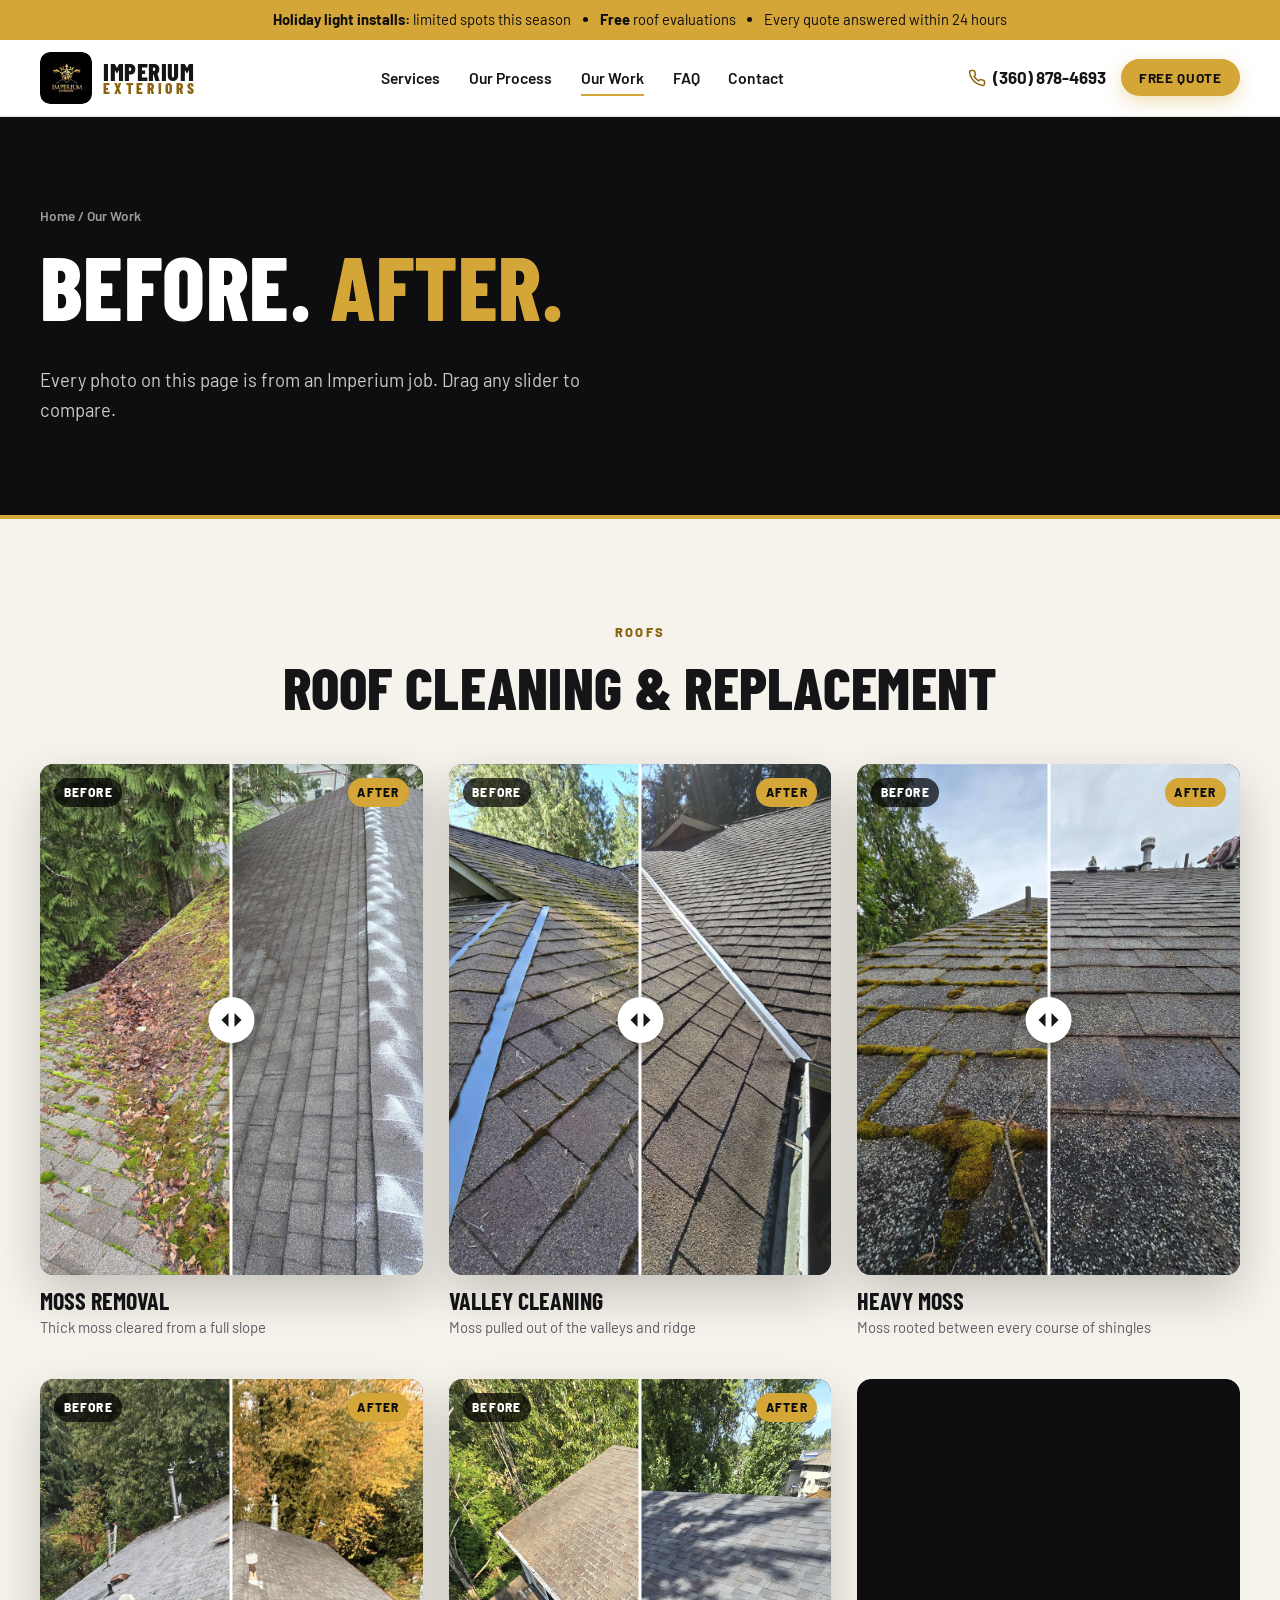
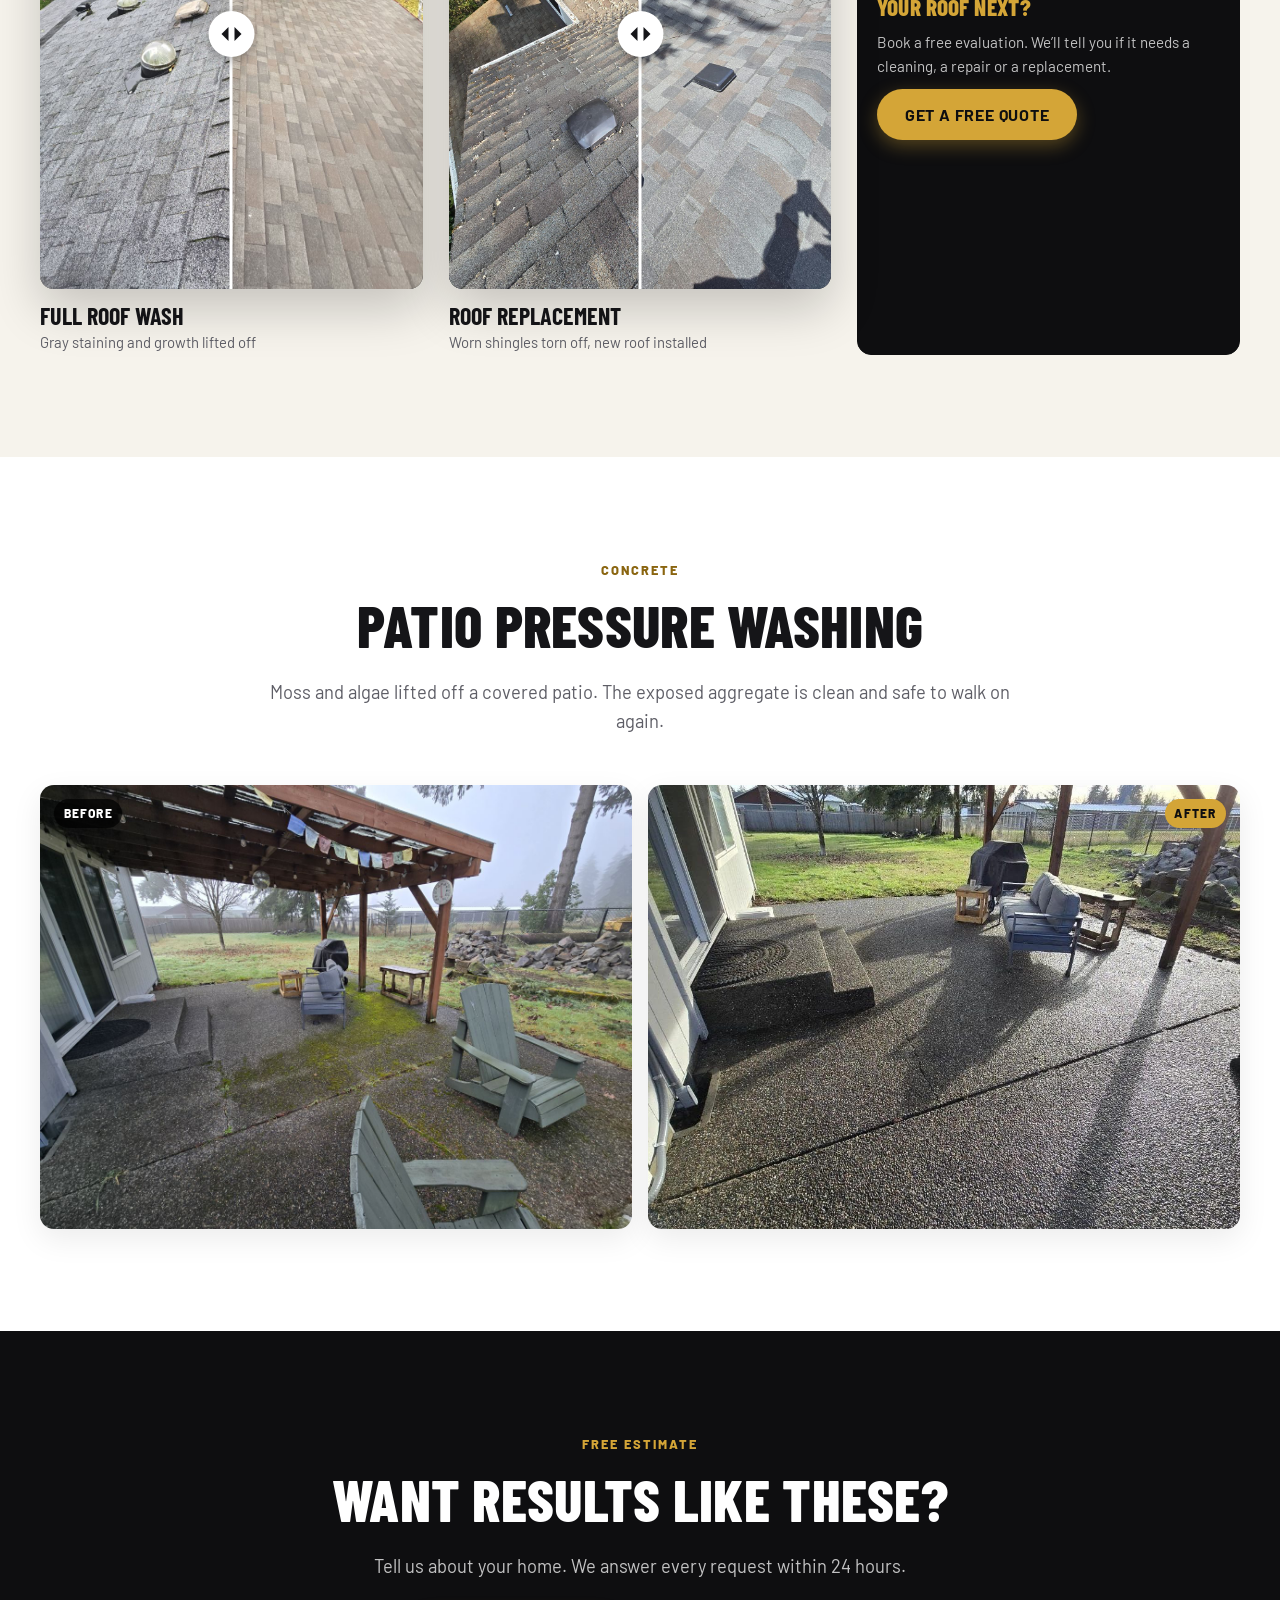
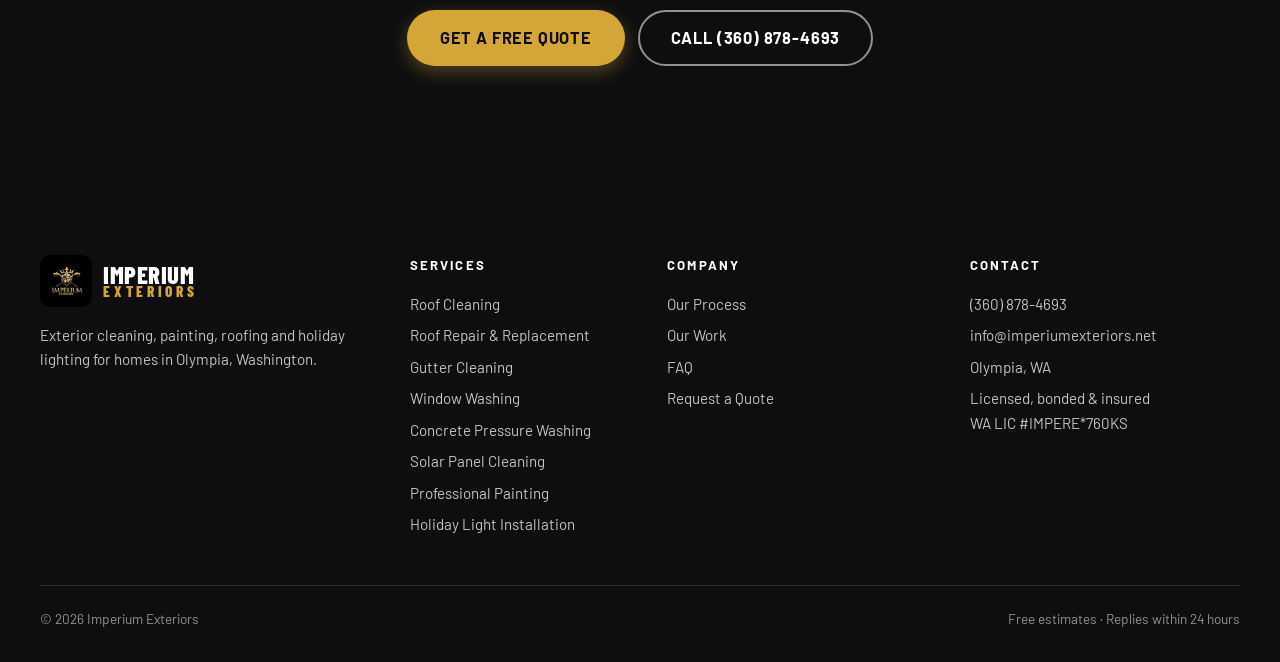
<file: our-work.html>
<!DOCTYPE html>
<html lang="en">
<head>
<meta charset="UTF-8">
<meta name="viewport" content="width=device-width, initial-scale=1">
<title>Our Work | Imperium Exteriors Before &amp; After, Olympia WA</title>
<meta name="description" content="Before-and-after photos of roof cleaning, moss removal, patio pressure washing and roof replacement by Imperium Exteriors in Olympia, WA.">
<link rel="canonical" href="https://imperiumexteriors.net/our-work">
<meta property="og:type" content="website">
<meta property="og:title" content="Our Work | Imperium Exteriors Before &amp; After, Olympia WA">
<meta property="og:description" content="Before-and-after photos of roof cleaning, moss removal, patio pressure washing and roof replacement by Imperium Exteriors in Olympia, WA.">
<meta property="og:url" content="https://imperiumexteriors.net/our-work">
<meta property="og:site_name" content="Imperium Exteriors">
<meta property="og:image" content="https://imperiumexteriors.net/assets/hero.jpg">
<meta name="twitter:card" content="summary_large_image">
<meta name="theme-color" content="#0e0e10">
<link rel="icon" href="assets/logo.png">
<link rel="apple-touch-icon" href="assets/logo.png">
<link rel="preconnect" href="https://fonts.googleapis.com">
<link rel="preconnect" href="https://fonts.gstatic.com" crossorigin>
<link rel="stylesheet" href="https://fonts.googleapis.com/css2?family=Barlow+Condensed:wght@700;800&family=Barlow:wght@400;500;600;700;800&display=swap">
<link rel="stylesheet" href="assets/style.css?v=20261018b">
</head>
<body>

<!-- PROMO BAR -->
<div class="promo-bar">
  <a class="hide-sm" href="index.html#holiday"><strong>Holiday light installs:</strong> limited spots this season</a>
  <span class="dot" aria-hidden="true"></span>
  <a class="hide-sm" href="index.html#quote"><strong>Free</strong> roof evaluations</a>
  <span class="dot" aria-hidden="true"></span>
  <span class="hide-sm">Every quote answered within 24 hours</span>
  <a class="show-sm" href="index.html#holiday"><strong>Holiday lights:</strong> limited spots, book now</a>
</div>

<!-- HEADER -->
<header class="site-header" id="top">
  <div class="container header-inner">
    <a href="index.html" class="logo" aria-label="Imperium Exteriors home">
      <img src="assets/logo.png" alt="" width="52" height="52">
      <span class="logo-word">Imperium<small>Exteriors</small></span>
    </a>
    <nav class="main-nav" aria-label="Main">
      <a href="index.html#services">Services</a> <a href="index.html#process">Our Process</a> <a href="our-work.html" aria-current="page">Our Work</a> <a href="index.html#faq">FAQ</a> <a href="index.html#quote">Contact</a>
    </nav>
    <div class="header-actions">
      <a class="header-phone" href="tel:+13608784693"><svg viewBox="0 0 24 24" aria-hidden="true"><path d="M22 16.9v3a2 2 0 0 1-2.2 2 19.8 19.8 0 0 1-8.6-3.1 19.5 19.5 0 0 1-6-6A19.8 19.8 0 0 1 2.1 4.2 2 2 0 0 1 4.1 2h3a2 2 0 0 1 2 1.7c.1 1 .4 1.9.7 2.8a2 2 0 0 1-.5 2.1L8.1 9.9a16 16 0 0 0 6 6l1.3-1.3a2 2 0 0 1 2.1-.4c.9.3 1.8.6 2.8.7a2 2 0 0 1 1.7 2z"/></svg>(360) 878-4693</a>
      <a href="index.html#quote" class="btn btn-gold btn-sm">Free Quote</a>
      <button class="menu-btn" type="button" aria-label="Open menu" aria-expanded="false" aria-controls="mobile-nav"><span></span><span></span><span></span></button>
    </div>
  </div>
  <nav class="mobile-nav" id="mobile-nav" aria-label="Mobile">
    <a href="index.html#services">Services</a> <a href="index.html#process">Our Process</a> <a href="our-work.html" aria-current="page">Our Work</a> <a href="index.html#faq">FAQ</a> <a href="index.html#quote">Contact</a>
    <a href="tel:+13608784693">Call (360) 878-4693</a>
  </nav>
</header>
<main>
<section class="page-hero">
  <div class="container">
    <div class="crumbs"><a href="index.html">Home</a> / Our Work</div>
    <h1>Before. <span class="accent">After.</span></h1>
    <p class="lead">Every photo on this page is from an Imperium job. Drag any slider to compare.</p>
  </div>
</section>

<section class="section stone">
  <div class="container">
    <div class="section-head">
      <p class="eyebrow dark">Roofs</p>
      <h2>Roof cleaning &amp; replacement</h2>
    </div>
    <div class="pairs">
      <figure class="pair">
        <div class="ba-slider tall" style="--pos:50%">
      <img loading="lazy" src="assets/after-01.jpg" alt="Same roof after moss removal" class="ba-after">
      <img loading="lazy" src="assets/before-01.jpg" alt="Shingle roof covered in moss" class="ba-before">
      <span class="ba-label ba-label-before">Before</span>
      <span class="ba-label ba-label-after">After</span>
      <div class="ba-handle" aria-hidden="true"><span></span></div>
      <input type="range" min="0" max="100" value="50" aria-label="Before and after comparison slider">
    </div>
        <figcaption><strong>Moss removal</strong><span>Thick moss cleared from a full slope</span></figcaption>
      </figure>
      <figure class="pair">
        <div class="ba-slider tall" style="--pos:50%">
      <img loading="lazy" src="assets/after-03.jpg" alt="Roof valley after cleaning" class="ba-after">
      <img loading="lazy" src="assets/before-03.jpg" alt="Moss along a roof valley" class="ba-before">
      <span class="ba-label ba-label-before">Before</span>
      <span class="ba-label ba-label-after">After</span>
      <div class="ba-handle" aria-hidden="true"><span></span></div>
      <input type="range" min="0" max="100" value="50" aria-label="Before and after comparison slider">
    </div>
        <figcaption><strong>Valley cleaning</strong><span>Moss pulled out of the valleys and ridge</span></figcaption>
      </figure>
      <figure class="pair">
        <div class="ba-slider tall" style="--pos:50%">
      <img loading="lazy" src="assets/after-04.jpg" alt="Shingles cleared of moss" class="ba-after">
      <img loading="lazy" src="assets/before-04.jpg" alt="Heavy moss between shingles" class="ba-before">
      <span class="ba-label ba-label-before">Before</span>
      <span class="ba-label ba-label-after">After</span>
      <div class="ba-handle" aria-hidden="true"><span></span></div>
      <input type="range" min="0" max="100" value="50" aria-label="Before and after comparison slider">
    </div>
        <figcaption><strong>Heavy moss</strong><span>Moss rooted between every course of shingles</span></figcaption>
      </figure>
      <figure class="pair">
        <div class="ba-slider tall" style="--pos:50%">
      <img loading="lazy" src="assets/after-05.jpg" alt="Roof after a full cleaning" class="ba-after">
      <img loading="lazy" src="assets/before-05.jpg" alt="Stained, gray roof before cleaning" class="ba-before">
      <span class="ba-label ba-label-before">Before</span>
      <span class="ba-label ba-label-after">After</span>
      <div class="ba-handle" aria-hidden="true"><span></span></div>
      <input type="range" min="0" max="100" value="50" aria-label="Before and after comparison slider">
    </div>
        <figcaption><strong>Full roof wash</strong><span>Gray staining and growth lifted off</span></figcaption>
      </figure>
      <figure class="pair">
        <div class="ba-slider tall" style="--pos:50%">
      <img loading="lazy" src="assets/after-06.jpg" alt="New shingle roof after replacement" class="ba-after">
      <img loading="lazy" src="assets/before-06.jpg" alt="Worn roof with damaged shingles" class="ba-before">
      <span class="ba-label ba-label-before">Before</span>
      <span class="ba-label ba-label-after">After</span>
      <div class="ba-handle" aria-hidden="true"><span></span></div>
      <input type="range" min="0" max="100" value="50" aria-label="Before and after comparison slider">
    </div>
        <figcaption><strong>Roof replacement</strong><span>Worn shingles torn off, new roof installed</span></figcaption>
      </figure>
      <a class="svc svc-cta" href="index.html#quote" data-service="Roof Cleaning" style="text-decoration:none">
        <h3>Your roof next?</h3>
        <p>Book a free evaluation. We&rsquo;ll tell you if it needs a cleaning, a repair or a replacement.</p>
        <span class="btn btn-gold" style="align-self:flex-start">Get a Free Quote</span>
      </a>
    </div>
  </div>
</section>

<section class="section">
  <div class="container">
    <div class="section-head">
      <p class="eyebrow dark">Concrete</p>
      <h2>Patio pressure washing</h2>
      <p class="lead">Moss and algae lifted off a covered patio. The exposed aggregate is clean and safe to walk on again.</p>
    </div>
    <div class="side-by-side">
      <figure><span class="ba-label ba-label-before">Before</span><img loading="lazy" src="assets/before-02.jpg" alt="Covered patio with green moss on the concrete"></figure>
      <figure><span class="ba-label ba-label-after">After</span><img loading="lazy" src="assets/after-02.jpg" alt="Same patio after pressure washing"></figure>
    </div>
  </div>
</section>

<section class="section dark-section">
  <div class="container" style="text-align:center">
    <p class="eyebrow">Free estimate</p>
    <h2>Want results like these?</h2>
    <p class="lead" style="max-width:560px;margin-inline:auto">Tell us about your home. We answer every request within 24 hours.</p>
    <div class="hero-ctas" style="justify-content:center">
      <a href="index.html#quote" class="btn btn-gold btn-lg">Get a Free Quote</a>
      <a href="tel:+13608784693" class="btn btn-ghost btn-lg">Call (360) 878-4693</a>
    </div>
  </div>
</section>
</main>

<!-- FOOTER -->
<footer class="site-footer">
  <div class="container footer-grid">
    <div class="footer-brand">
      <a href="index.html" class="logo"><img src="assets/logo.png" alt="" width="52" height="52"><span class="logo-word">Imperium<small>Exteriors</small></span></a>
      <p>Exterior cleaning, painting, roofing and holiday lighting for homes in Olympia, Washington.</p>
    </div>
    <div>
      <h4>Services</h4>
      <ul>
        <li><a href="index.html#services">Roof Cleaning</a></li>
        <li><a href="index.html#services">Roof Repair &amp; Replacement</a></li>
        <li><a href="index.html#services">Gutter Cleaning</a></li>
        <li><a href="index.html#services">Window Washing</a></li>
        <li><a href="index.html#services">Concrete Pressure Washing</a></li>
        <li><a href="index.html#services">Solar Panel Cleaning</a></li>
        <li><a href="index.html#services">Professional Painting</a></li>
        <li><a href="index.html#services">Holiday Light Installation</a></li>
      </ul>
    </div>
    <div>
      <h4>Company</h4>
      <ul>
        <li><a href="index.html#process">Our Process</a></li>
        <li><a href="our-work.html">Our Work</a></li>
        <li><a href="index.html#faq">FAQ</a></li>
        <li><a href="index.html#quote">Request a Quote</a></li>
      </ul>
    </div>
    <div>
      <h4>Contact</h4>
      <ul>
        <li><a href="tel:+13608784693">(360) 878-4693</a></li>
        <li><a href="mailto:info@imperiumexteriors.net">info@imperiumexteriors.net</a></li>
        <li>Olympia, WA</li>
        <li>Licensed, bonded &amp; insured<br>WA LIC #IMPERE*760KS</li>
      </ul>
    </div>
  </div>
  <div class="container footer-bottom">
    <span>&copy; <span id="year">2026</span> Imperium Exteriors</span>
    <span>Free estimates &middot; Replies within 24 hours</span>
  </div>
</footer>

<div class="mobile-bar">
  <a class="btn btn-ghost" href="tel:+13608784693">Call Now</a>
  <a class="btn btn-gold" href="index.html#quote">Free Quote</a>
</div>

<script src="assets/script.js?v=20261018b"></script>
</body>
</html>
</file>
<file: assets/style.css>
/* ===== Imperium Exteriors — design tokens =====
   Same build language as the Tornado Crackfiller site (bold condensed caps,
   dark bands, real interactive pieces), retuned to Imperium's crest:
   black + gold, Barlow Condensed display. */
:root {
  --onyx: #0e0e10;
  --onyx-2: #18181b;
  --onyx-3: #26262b;
  --gold: #d4a537;          /* crest gold */
  --gold-light: #f0c75e;
  --gold-dark: #8a6510;     /* gold for text on light backgrounds */
  --ink: #151518;
  --muted: #5e5e66;
  --line: #e6e2d9;
  --paper: #ffffff;
  --paper-2: #f6f3ec;       /* warm stone */
  --radius: 14px;
  --radius-sm: 8px;
  --shadow: 0 10px 30px rgba(0,0,0,.08);
  --shadow-lg: 0 20px 50px rgba(0,0,0,.2);
  --display: "Barlow Condensed", "Arial Narrow", Impact, sans-serif;
  --body: "Barlow", system-ui, -apple-system, "Segoe UI", Roboto, sans-serif;
  --header-h: 76px;
}

*, *::before, *::after { box-sizing: border-box; }
html { scroll-behavior: smooth; scroll-padding-top: calc(var(--header-h) + 12px); overflow-x: clip; }
body { margin: 0; font-family: var(--body); font-size: 17px; color: var(--ink); background: var(--paper); line-height: 1.6; -webkit-font-smoothing: antialiased; overflow-x: clip; }
img { max-width: 100%; height: auto; display: block; }
a { color: inherit; }
h1, h2, h3 { font-family: var(--display); font-weight: 800; letter-spacing: .005em; line-height: .98; margin: 0 0 .4em; text-transform: uppercase; text-wrap: balance; }
h2 { font-size: clamp(2.3rem, 4.8vw, 3.7rem); }
h3 { font-size: 1.6rem; }
p { margin: 0 0 1em; }
.container { width: min(1200px, 100% - 32px); margin-inline: auto; }
.narrow { width: min(820px, 100% - 32px); }
.sr-only { position: absolute !important; width: 1px; height: 1px; overflow: hidden; clip: rect(0 0 0 0); white-space: nowrap; }
.center { text-align: center; margin-top: 2.5rem; }
.accent { color: var(--gold); }

/* ===== Buttons ===== */
.btn { display: inline-flex; align-items: center; justify-content: center; gap: .5em; font: 700 1rem/1 var(--body); text-decoration: none; border: 2px solid transparent; border-radius: 999px; padding: .95em 1.6em; cursor: pointer; transition: transform .15s, background .15s, box-shadow .15s, color .15s, border-color .15s; text-transform: uppercase; letter-spacing: .05em; }
.btn:active { transform: translateY(1px); }
.btn-gold { background: var(--gold); color: var(--onyx); box-shadow: 0 6px 18px rgba(212,165,55,.35); }
.btn-gold:hover { background: var(--gold-light); }
.btn-ghost { background: transparent; color: #fff; border-color: rgba(255,255,255,.55); }
.btn-ghost:hover { background: rgba(255,255,255,.1); border-color: #fff; }
.btn-dark { background: var(--onyx); color: #fff; }
.btn-dark:hover { background: var(--onyx-3); }
.btn-outline { background: transparent; color: var(--ink); border-color: var(--ink); }
.btn-outline:hover { background: var(--ink); color: #fff; }
.btn-sm { padding: .7em 1.2em; font-size: .85rem; }
.btn-lg { padding: 1.1em 1.9em; font-size: 1.02rem; }
.btn-block { width: 100%; }

/* ===== Promo bar ===== */
.promo-bar { background: var(--gold); color: var(--onyx); font-size: .92rem; text-align: center; padding: .55em 1em; display: flex; justify-content: center; align-items: center; gap: .8em; flex-wrap: wrap; }
.promo-bar a { text-decoration: none; }
.promo-bar a:hover { text-decoration: underline; }
.promo-bar .dot { width: 5px; height: 5px; border-radius: 50%; background: var(--onyx); }
.show-sm { display: none; }

/* ===== Header ===== */
.site-header { position: sticky; top: 0; z-index: 50; background: rgba(255,255,255,.96); backdrop-filter: blur(8px); border-bottom: 1px solid var(--line); }
.header-inner { display: flex; align-items: center; justify-content: space-between; height: var(--header-h); gap: 1rem; }
.logo { display: flex; align-items: center; gap: .7rem; text-decoration: none; }
.logo img { height: 52px; width: 52px; border-radius: 10px; }
.logo-word { font-family: var(--display); font-weight: 800; text-transform: uppercase; font-size: 1.55rem; line-height: .85; letter-spacing: .02em; }
.logo-word small { display: block; font-size: .62em; letter-spacing: .24em; color: var(--gold-dark); }
.main-nav { display: flex; gap: 1.8rem; }
.main-nav a { text-decoration: none; font-weight: 600; font-size: .98rem; position: relative; }
.main-nav a::after { content: ""; position: absolute; left: 0; right: 100%; bottom: -6px; height: 2px; background: var(--gold); transition: right .2s; }
.main-nav a:hover::after, .main-nav a[aria-current="page"]::after { right: 0; }
.header-actions { display: flex; align-items: center; gap: .9rem; }
.header-phone { display: inline-flex; align-items: center; gap: .4em; font-weight: 700; text-decoration: none; white-space: nowrap; }
.header-phone svg { width: 18px; height: 18px; fill: none; stroke: var(--gold-dark); stroke-width: 2; }
.menu-btn { display: none; width: 44px; height: 44px; border: 0; background: none; cursor: pointer; padding: 10px; }
.menu-btn span { display: block; height: 2px; background: var(--ink); margin: 5px 0; transition: transform .2s, opacity .2s; }
.menu-btn[aria-expanded="true"] span:nth-child(1) { transform: translateY(7px) rotate(45deg); }
.menu-btn[aria-expanded="true"] span:nth-child(2) { opacity: 0; }
.menu-btn[aria-expanded="true"] span:nth-child(3) { transform: translateY(-7px) rotate(-45deg); }
.mobile-nav { display: none; }

/* ===== Hero ===== */
.hero { position: relative; min-height: min(86vh, 720px); display: flex; align-items: center; color: #fff; overflow: hidden; background: var(--onyx) url("hero.jpg") center/cover no-repeat; }
.hero-shade { position: absolute; inset: 0; background: linear-gradient(90deg, rgba(10,10,12,.94) 0%, rgba(10,10,12,.78) 45%, rgba(10,10,12,.25) 100%); }
.hero-content { position: relative; padding: 5rem 0; }
.eyebrow { font-weight: 800; text-transform: uppercase; letter-spacing: .16em; font-size: .8rem; color: var(--gold); margin-bottom: 1rem; }
.eyebrow.dark { color: var(--gold-dark); }
.hero h1 { font-size: clamp(3.2rem, 8vw, 6.6rem); max-width: 11ch; }
.hero-sub { font-size: clamp(1.08rem, 1.6vw, 1.25rem); max-width: 560px; color: rgba(255,255,255,.88); }
.hero-ctas { display: flex; flex-wrap: wrap; gap: .8rem; margin: 1.8rem 0 1.4rem; }
.hero-proof { list-style: none; padding: 0; margin: 0; display: flex; flex-wrap: wrap; gap: .5rem 1.5rem; font-weight: 600; font-size: .98rem; }
.hero-proof li { display: flex; align-items: center; gap: .45em; }
.hero-proof svg { width: 18px; height: 18px; fill: none; stroke: var(--gold); stroke-width: 3; stroke-linecap: round; stroke-linejoin: round; }

/* Seal */
.hero-seal { position: absolute; right: 0; top: 3rem; width: clamp(220px, 22vw, 280px); aspect-ratio: 1; transform: rotate(-8deg); display: grid; place-items: center; text-decoration: none; color: var(--onyx); z-index: 2; filter: drop-shadow(0 18px 30px rgba(0,0,0,.55)); animation: seal-pop .7s cubic-bezier(.2,1.6,.4,1) .3s both; }
.seal-burst { position: absolute; inset: 0; width: 100%; height: 100%; animation: seal-spin 50s linear infinite; }
.seal-burst polygon { fill: var(--gold); }
.seal-burst circle { fill: none; stroke: rgba(14,14,16,.7); stroke-width: 2; stroke-dasharray: 5 5; }
.seal-text { position: relative; display: flex; flex-direction: column; align-items: center; font-family: var(--display); font-weight: 800; text-transform: uppercase; line-height: .86; text-align: center; }
.seal-free { font-size: clamp(3.6rem, 6vw, 4.6rem); letter-spacing: .01em; }
.seal-what { font-size: clamp(1.25rem, 2vw, 1.55rem); letter-spacing: .04em; }
.seal-sub { font-family: var(--body); font-weight: 800; font-size: .68rem; letter-spacing: .14em; margin-top: .55em; max-width: 13em; line-height: 1.25; }
.seal-cta { position: absolute; bottom: -4%; left: 50%; transform: translateX(-50%) rotate(8deg); white-space: nowrap; background: var(--onyx); color: var(--gold); font-weight: 800; font-size: .8rem; letter-spacing: .07em; text-transform: uppercase; padding: .6em 1.05em; border-radius: 999px; box-shadow: 0 6px 16px rgba(0,0,0,.35); transition: background .15s, color .15s; }
.hero-seal:hover .seal-cta { background: #fff; color: var(--onyx); }
.hero-seal:focus-visible { outline: 3px solid var(--gold); outline-offset: 6px; border-radius: 50%; }
@keyframes seal-pop { from { transform: rotate(-30deg) scale(.4); opacity: 0; } to { transform: rotate(-8deg) scale(1); opacity: 1; } }
@keyframes seal-spin { to { transform: rotate(360deg); } }

/* ===== Trust strip ===== */
.trust-strip { background: var(--onyx-2); color: #fff; border-top: 4px solid var(--gold); }
.trust-grid { display: grid; grid-template-columns: repeat(4, 1fr); gap: 1rem; padding: 1.6rem 0; }
.trust-item { display: flex; gap: .8rem; align-items: center; min-width: 0; }
.trust-item strong { display: block; font-size: 1rem; }
.trust-item span:not(.trust-icon) { font-size: .88rem; color: rgba(255,255,255,.65); }
.trust-icon { flex: none; width: 44px; height: 44px; border-radius: 50%; background: rgba(212,165,55,.15); display: grid; place-items: center; }
.trust-icon svg { width: 22px; height: 22px; fill: none; stroke: var(--gold); stroke-width: 2; stroke-linecap: round; stroke-linejoin: round; }

/* ===== Sections ===== */
.section { padding: clamp(4rem, 8vw, 6.5rem) 0; }
.section-head { text-align: center; max-width: 740px; margin: 0 auto 3rem; }
.lead { font-size: 1.15rem; color: var(--muted); }
.dark-section { background: var(--onyx); color: #fff; }
.dark-section .lead { color: rgba(255,255,255,.75); }
.stone { background: var(--paper-2); }

.ticks { list-style: none; padding: 0; margin: 0 0 1.2rem; }
.ticks li { position: relative; padding-left: 1.7em; margin-bottom: .5em; }
.ticks li::before { content: ""; position: absolute; left: 0; top: .3em; width: 1.05em; height: 1.05em; border-radius: 50%; background: var(--gold) url("data:image/svg+xml,%3Csvg xmlns='http://www.w3.org/2000/svg' viewBox='0 0 24 24' fill='none' stroke='%230e0e10' stroke-width='4' stroke-linecap='round' stroke-linejoin='round'%3E%3Cpath d='M5 12l5 5L20 7'/%3E%3C/svg%3E") center/62% no-repeat; }
.ticks.big { font-size: 1.08rem; }
.ticks.light li { color: rgba(255,255,255,.9); }
.hint { font-size: .88rem; color: var(--muted); }

/* ===== Services picker ===== */
.svc-grid { display: grid; grid-template-columns: repeat(4, 1fr); gap: 1rem; }
.svc { display: flex; flex-direction: column; gap: .7rem; background: #fff; border: 1px solid var(--line); border-radius: var(--radius); padding: 1.3rem 1.2rem 1.15rem; transition: border-color .15s, transform .15s, box-shadow .15s; min-width: 0; }
.svc:hover { border-color: var(--ink); transform: translateY(-3px); box-shadow: var(--shadow); }
.svc-top { display: flex; align-items: center; gap: .8rem; }
.svc-icon { flex: none; width: 48px; height: 48px; border-radius: 10px; background: var(--onyx); display: grid; place-items: center; }
.svc-icon svg { width: 25px; height: 25px; fill: none; stroke: var(--gold); stroke-width: 1.9; stroke-linecap: round; stroke-linejoin: round; }
.svc h3 { font-size: 1.45rem; margin: 0; line-height: .95; }
.svc p { font-size: .95rem; color: var(--muted); margin: 0; flex: 1; }
.svc-go { align-self: flex-start; background: none; border: 0; padding: 0; font: 800 .82rem/1 var(--body); letter-spacing: .08em; text-transform: uppercase; color: var(--gold-dark); cursor: pointer; text-decoration: none; }
.svc-go:hover { color: var(--ink); }
.svc-tag { display: inline-block; font: 800 .68rem/1 var(--body); letter-spacing: .1em; text-transform: uppercase; background: var(--gold); color: var(--onyx); padding: .35em .6em; border-radius: 4px; margin-left: auto; }
.svc-cta { background: var(--onyx); color: #fff; border-color: var(--onyx); justify-content: center; }
.svc-cta:hover { border-color: var(--gold); }
.svc-cta h3 { color: var(--gold); }
.svc-cta p { color: rgba(255,255,255,.75); flex: none; }

/* ===== Services list (editorial) ===== */
.svc-head { display: grid; grid-template-columns: 1fr 1fr; gap: 1.5rem 4rem; align-items: start; margin-bottom: clamp(2.5rem, 5vw, 4rem); }
.svc-head h2 { text-transform: none; font-size: clamp(2.6rem, 5.4vw, 4.2rem); margin: 0; }
.svc-head .lead { margin: .35rem 0 0; font-size: 1.2rem; line-height: 1.55; }
.svc-cols { display: grid; grid-template-columns: 1.5fr 1fr 1fr; gap: 0 clamp(2rem, 5vw, 6rem); align-items: start; }
.svc-col { min-width: 0; }
.svc-cat { font-family: var(--body); font-weight: 700; font-size: .92rem; letter-spacing: .2em; text-transform: uppercase; color: var(--gold-dark); margin: 0; padding-bottom: .9rem; border-bottom: 1.5px solid var(--line); }
.svc-list { list-style: none; margin: 0; padding: 0; }
.svc-list li { border-bottom: 1.5px solid var(--line); }
.svc-list a { display: block; padding: 1.5rem 0 1.4rem; text-decoration: none; color: inherit; }
.svc-list h4 { font-family: var(--display); font-weight: 800; font-size: clamp(1.45rem, 2.1vw, 1.8rem); line-height: 1.05; margin: 0 0 .45rem; letter-spacing: .005em; transition: color .15s; }
.svc-list p { margin: 0; color: var(--muted); font-size: 1.05rem; line-height: 1.6; max-width: 46ch; }
.svc-list a:hover h4 { color: var(--gold-dark); }
.svc-list a:hover h4::after { content: " \2192"; }

/* ===== Results (before/after slider) ===== */
.results-grid { display: grid; grid-template-columns: 1fr 1fr; gap: clamp(2rem, 5vw, 4.5rem); align-items: center; }
.results-grid > * { min-width: 0; }
.ba-slider { position: relative; aspect-ratio: 4/3; border-radius: var(--radius); overflow: hidden; box-shadow: var(--shadow-lg); user-select: none; max-width: 100%; background: var(--onyx-3); }
.ba-slider.tall { aspect-ratio: 3/4; }
.ba-slider img { position: absolute; inset: 0; width: 100%; height: 100%; object-fit: cover; }
.ba-before { clip-path: inset(0 calc(100% - var(--pos)) 0 0); }
.ba-label { position: absolute; top: 14px; font-size: .75rem; font-weight: 800; text-transform: uppercase; letter-spacing: .1em; padding: .4em .8em; border-radius: 999px; background: rgba(0,0,0,.7); color: #fff; pointer-events: none; }
.ba-label-before { left: 14px; }
.ba-label-after { right: 14px; background: var(--gold); color: var(--onyx); }
.ba-handle { position: absolute; top: 0; bottom: 0; left: var(--pos); width: 3px; background: #fff; transform: translateX(-50%); pointer-events: none; }
.ba-handle span { position: absolute; top: 50%; left: 50%; width: 46px; height: 46px; border-radius: 50%; background: #fff; transform: translate(-50%,-50%); box-shadow: 0 4px 14px rgba(0,0,0,.3); }
.ba-handle span::before, .ba-handle span::after { content: ""; position: absolute; top: 50%; border: 7px solid transparent; transform: translateY(-50%); }
.ba-handle span::before { left: 6px; border-right-color: var(--ink); }
.ba-handle span::after { right: 6px; border-left-color: var(--ink); }
.ba-slider input { position: absolute; inset: 0; width: 100%; height: 100%; opacity: 0; cursor: ew-resize; margin: 0; }
.ba-slider:has(input:focus-visible) { outline: 3px solid var(--gold); outline-offset: 4px; }

/* ===== How we clean a roof ===== */
.how-grid { display: grid; grid-template-columns: 1.1fr .9fr; gap: clamp(2rem, 5vw, 4rem); align-items: center; }
.how-grid > * { min-width: 0; }
.steps { list-style: none; padding: 0; margin: 0; display: grid; gap: 1.6rem; }
.step { display: flex; gap: 1.2rem; }
.step-num { flex: none; width: 56px; height: 56px; border-radius: 50%; background: var(--gold); color: var(--onyx); display: grid; place-items: center; font-family: var(--display); font-weight: 800; font-size: 1.8rem; }
.step h3 { font-size: 1.6rem; margin-bottom: .2rem; }
.step p { color: rgba(255,255,255,.75); margin: 0; }
.photo-card { position: relative; margin: 0; border-radius: var(--radius); overflow: hidden; box-shadow: var(--shadow-lg); }
.photo-card img { width: 100%; aspect-ratio: 4/5; object-fit: cover; }
.photo-card figcaption { position: absolute; left: 0; right: 0; bottom: 0; padding: 3rem 1.2rem 1rem; background: linear-gradient(transparent, rgba(0,0,0,.85)); font-size: .95rem; color: rgba(255,255,255,.9); }
.photo-card figcaption strong { display: block; font-family: var(--display); font-size: 1.5rem; text-transform: uppercase; color: #fff; line-height: 1; margin-bottom: .2rem; }

/* ===== Compare table ===== */
.table-wrap { max-width: 900px; margin: 0 auto; background: #fff; border-radius: var(--radius); box-shadow: var(--shadow); overflow-x: auto; }
.compare-table { width: 100%; border-collapse: collapse; min-width: 520px; }
.compare-table th, .compare-table td { padding: 1rem 1.2rem; text-align: center; border-bottom: 1px solid var(--line); }
.compare-table tbody th { text-align: left; font-weight: 700; }
.compare-table thead th { font-size: .85rem; text-transform: uppercase; letter-spacing: .08em; color: var(--muted); vertical-align: bottom; }
.compare-table thead .us { color: var(--ink); }
.compare-table thead .us img { width: 56px; height: 56px; border-radius: 10px; margin: 0 auto .45rem; }
.compare-table .us { background: rgba(212,165,55,.1); font-weight: 700; }
.compare-table td:not(.us) { color: var(--muted); }
.compare-table tr:last-child th, .compare-table tr:last-child td { border-bottom: 0; }
.yes, .no { display: inline-grid; place-items: center; width: 26px; height: 26px; border-radius: 50%; font-size: .85rem; font-weight: 800; vertical-align: middle; margin-right: .35rem; }
.yes { background: var(--gold); color: var(--onyx); }
.no { background: #ececef; color: #8a8a92; }

/* ===== Weather band ===== */
.weather { position: relative; background: var(--onyx) url("before-02.jpg") center/cover no-repeat; color: #fff; padding: clamp(5rem, 10vw, 8rem) 0; text-align: center; }
.weather-shade { position: absolute; inset: 0; background: rgba(10,10,12,.8); }
.weather-inner { position: relative; max-width: 780px; }
.weather h2 { font-size: clamp(2.8rem, 7vw, 5.2rem); }
.weather .lead { color: rgba(255,255,255,.82); }
.weather-icons { display: grid; grid-template-columns: repeat(4, 1fr); gap: 1rem; margin-top: 2.4rem; }
.weather-icons div { display: flex; flex-direction: column; align-items: center; gap: .6rem; font-weight: 700; font-size: .95rem; }
.weather-icons svg { width: 64px; height: 64px; padding: 16px; border-radius: 50%; background: rgba(255,255,255,.08); border: 2px solid var(--gold); fill: none; stroke: #fff; stroke-width: 1.8; stroke-linecap: round; stroke-linejoin: round; }

/* ===== Work tiles ===== */
.use-grid { display: grid; grid-template-columns: repeat(4, 1fr); gap: 1rem; }
.use-grid figure { margin: 0; position: relative; border-radius: var(--radius); overflow: hidden; aspect-ratio: 4/5; max-width: 100%; }
.use-grid img { width: 100%; height: 100%; object-fit: cover; transition: transform .5s; }
.use-grid figure:hover img { transform: scale(1.05); }
.use-grid figcaption { position: absolute; left: 0; right: 0; bottom: 0; padding: 2.5rem 1rem 1rem; background: linear-gradient(transparent, rgba(0,0,0,.82)); color: #fff; font-family: var(--display); font-weight: 800; font-size: 1.5rem; text-transform: uppercase; line-height: 1; }

/* ===== Holiday band ===== */
.holiday-grid { display: grid; grid-template-columns: .9fr 1.1fr; gap: clamp(2rem, 5vw, 4rem); align-items: center; }
.holiday-grid > * { min-width: 0; }
.bulbs { position: relative; aspect-ratio: 5/4; border-radius: var(--radius); background: radial-gradient(circle at 50% 120%, #2b2414 0%, var(--onyx-2) 60%); border: 1px solid rgba(255,255,255,.08); overflow: hidden; }
.bulbs canvas { position: absolute; inset: 0; width: 100%; height: 100%; }
.bulbs-word { position: absolute; left: 0; right: 0; bottom: 12%; text-align: center; font-family: var(--display); font-weight: 800; text-transform: uppercase; font-size: clamp(2.2rem, 5vw, 3.6rem); line-height: .9; color: #fff; }
.bulbs-word span { display: block; font-family: var(--body); font-size: .8rem; letter-spacing: .2em; color: var(--gold); margin-top: .7rem; font-weight: 800; }
.holiday-list { display: grid; grid-template-columns: 1fr 1fr; gap: .9rem 1.4rem; margin: 1.4rem 0 1.8rem; padding: 0; list-style: none; }
.holiday-list li { border-top: 2px solid var(--gold); padding-top: .6rem; }
.holiday-list strong { display: block; font-family: var(--display); text-transform: uppercase; font-size: 1.35rem; line-height: 1; }
.holiday-list span { font-size: .93rem; color: rgba(255,255,255,.7); }

/* ===== FAQ ===== */
.faq-list { display: grid; gap: .7rem; }
.faq-list details { background: var(--paper-2); border-radius: var(--radius-sm); border: 1px solid var(--line); }
.faq-list summary { cursor: pointer; list-style: none; padding: 1.1rem 3rem 1.1rem 1.2rem; font-weight: 700; position: relative; }
.faq-list summary::-webkit-details-marker { display: none; }
.faq-list summary::after { content: "+"; position: absolute; right: 1.2rem; top: 50%; transform: translateY(-50%); font-size: 1.5rem; font-weight: 400; color: var(--gold-dark); transition: transform .2s; }
.faq-list details[open] summary::after { transform: translateY(-50%) rotate(45deg); }
.faq-list details p { padding: 0 1.2rem 1.2rem; margin: 0; color: var(--muted); }

/* ===== Quote ===== */
.quote-grid { display: grid; grid-template-columns: 1fr 1fr; gap: clamp(2rem, 5vw, 4rem); align-items: start; }
.quote-grid > * { min-width: 0; }
.contact-lines { border-left: 3px solid var(--gold); padding-left: 1rem; margin-top: 1.6rem; line-height: 1.9; }
.contact-lines a { color: #fff; font-weight: 700; text-decoration: none; }
.contact-lines a:hover { color: var(--gold); }
.contact-lines span { color: rgba(255,255,255,.65); font-size: .92rem; }
.quote-form { background: #fff; color: var(--ink); border-radius: var(--radius); padding: clamp(1.4rem, 3vw, 2.2rem); box-shadow: var(--shadow-lg); }
.form-row { display: grid; grid-template-columns: 1fr 1fr; gap: .9rem; }
.field { margin-bottom: 1rem; min-width: 0; }
.field label, .field .label { display: block; font-weight: 700; font-size: .88rem; margin-bottom: .35rem; }
.field input, .field select, .field textarea { width: 100%; font: 400 1rem/1.4 var(--body); color: var(--ink); background: #fff; border: 1.5px solid #d6d2c8; border-radius: var(--radius-sm); padding: .75em .85em; }
.field input:focus, .field select:focus, .field textarea:focus { outline: none; border-color: var(--gold-dark); box-shadow: 0 0 0 3px rgba(212,165,55,.25); }
.field textarea { min-height: 110px; resize: vertical; }
.pill-row { display: flex; flex-wrap: wrap; gap: .5rem; }
.pill-row label { display: inline-flex; align-items: center; gap: .45rem; border: 1.5px solid #d6d2c8; border-radius: 999px; padding: .45em .95em; font-weight: 600; font-size: .92rem; margin: 0; cursor: pointer; }
.pill-row label:has(input:checked) { border-color: var(--onyx); background: var(--onyx); color: #fff; }
.pill-row input { accent-color: var(--gold); margin: 0; }
.form-note { font-size: .82rem; color: var(--muted); text-align: center; margin: .8rem 0 0; }
.form-success { display: none; background: #faf2dc; border: 1.5px solid var(--gold); border-radius: var(--radius-sm); padding: .9rem 1rem; font-weight: 700; margin-bottom: 1rem; }
.form-success.show { display: block; }

/* ===== Page hero (gallery) ===== */
.page-hero { background: var(--onyx); color: #fff; padding: clamp(3.5rem, 8vw, 5.5rem) 0 clamp(3rem, 6vw, 4.5rem); border-bottom: 4px solid var(--gold); }
.page-hero h1 { font-size: clamp(3rem, 8vw, 5.6rem); }
.page-hero .lead { color: rgba(255,255,255,.78); max-width: 600px; }
.crumbs { font-size: .85rem; font-weight: 600; color: rgba(255,255,255,.6); margin-bottom: 1rem; }
.crumbs a { text-decoration: none; }
.crumbs a:hover { color: var(--gold); }
.pairs { display: grid; grid-template-columns: repeat(3, 1fr); gap: 2.4rem 1.6rem; }
.pair { margin: 0; min-width: 0; }
.pair figcaption { margin-top: .9rem; }
.pair figcaption strong { display: block; font-family: var(--display); font-size: 1.5rem; text-transform: uppercase; line-height: 1; }
.pair figcaption span { font-size: .93rem; color: var(--muted); }
.side-by-side { display: grid; grid-template-columns: 1fr 1fr; gap: 1rem; }
.side-by-side figure { position: relative; margin: 0; border-radius: var(--radius); overflow: hidden; box-shadow: var(--shadow); }
.side-by-side img { width: 100%; aspect-ratio: 4/3; object-fit: cover; }
.side-by-side .ba-label { z-index: 1; }

/* ===== Footer ===== */
.site-footer { background: var(--onyx); color: rgba(255,255,255,.75); padding: 4rem 0 2rem; }
.footer-grid { display: grid; grid-template-columns: 1.5fr 1fr 1.2fr 1.2fr; gap: 2rem; }
.footer-grid > * { min-width: 0; }
.footer-brand .logo { color: #fff; margin-bottom: 1rem; }
.footer-brand .logo-word small { color: var(--gold); }
.footer-brand p { font-size: .95rem; max-width: 34ch; }
.site-footer h4 { color: #fff; font-size: .82rem; letter-spacing: .16em; text-transform: uppercase; margin: 0 0 1rem; }
.site-footer ul { list-style: none; padding: 0; margin: 0; display: grid; gap: .45rem; font-size: .95rem; }
.site-footer a { text-decoration: none; overflow-wrap: anywhere; }
.site-footer a:hover { color: var(--gold); }
.footer-bottom { border-top: 1px solid rgba(255,255,255,.12); margin-top: 3rem; padding-top: 1.4rem; display: flex; flex-wrap: wrap; justify-content: space-between; gap: .8rem; font-size: .85rem; color: rgba(255,255,255,.55); }

/* ===== Mobile CTA bar ===== */
.mobile-bar { display: none; }

a:focus-visible, button:focus-visible, summary:focus-visible { outline: 3px solid var(--gold); outline-offset: 3px; border-radius: 4px; }

/* ===== Responsive ===== */
@media (max-width: 1080px) {
  .main-nav { gap: 1.2rem; }
  .header-phone { display: none; }
  .svc-grid { grid-template-columns: repeat(3, 1fr); }
  .pairs { grid-template-columns: repeat(2, 1fr); }
}
@media (max-width: 900px) {
  .main-nav, .header-actions .btn { display: none; }
  .menu-btn { display: block; }
  .mobile-nav.open { display: grid; gap: 0; border-top: 1px solid var(--line); background: #fff; padding: .4rem 16px 1rem; }
  .mobile-nav a { text-decoration: none; font-weight: 700; padding: .8rem 0; border-bottom: 1px solid var(--line); }
  .hero-seal { position: relative; right: auto; top: auto; width: 190px; margin: 2rem 0 0 .4rem; }
  .seal-free { font-size: 3.1rem; }
  .seal-what { font-size: 1.1rem; }
  .seal-sub { font-size: .56rem; }
  .trust-grid { grid-template-columns: 1fr 1fr; gap: 1.2rem; }
  .svc-grid { grid-template-columns: 1fr 1fr; }
  .svc-cols { grid-template-columns: 1fr 1fr; gap: 2.5rem 2.5rem; }
  .svc-col-wide { grid-column: 1 / -1; }
  .svc-head { grid-template-columns: 1fr; }
  .results-grid, .how-grid, .holiday-grid, .quote-grid { grid-template-columns: 1fr; }
  .use-grid { grid-template-columns: 1fr 1fr; }
  .footer-grid { grid-template-columns: 1fr 1fr; }
}
@media (max-width: 600px) {
  body { font-size: 16px; padding-bottom: 68px; }
  .promo-bar .hide-sm, .promo-bar .dot { display: none; }
  .show-sm { display: inline; }
  .logo img { width: 44px; height: 44px; }
  .logo-word { font-size: 1.35rem; }
  .hero { min-height: 0; }
  .hero-content { padding: 3.2rem 0 3rem; }
  .hero .eyebrow { font-size: .68rem; letter-spacing: .1em; }
  .hero-seal { --s: min(112px, 28vw); position: absolute; right: -4px; top: 7.6rem; width: var(--s); margin: 0; filter: drop-shadow(0 10px 18px rgba(0,0,0,.5)); }
  .seal-free { font-size: calc(var(--s) * .29); }
  .seal-what { font-size: calc(var(--s) * .094); letter-spacing: .02em; }
  .seal-sub, .seal-cta { display: none; }
  .hero-ctas .btn { flex: 1 1 100%; }
  .trust-grid, .svc-grid, .pairs, .side-by-side, .svc-cols { grid-template-columns: 1fr; }
  .weather-icons { grid-template-columns: 1fr 1fr; gap: 1.4rem; }
  .holiday-list, .form-row { grid-template-columns: 1fr; gap: 0 1rem; }
  .holiday-list { gap: .9rem; }
  .footer-grid { grid-template-columns: 1fr; }
  .mobile-bar { display: grid; grid-template-columns: 1fr 1fr; gap: .6rem; position: fixed; left: 0; right: 0; bottom: 0; z-index: 60; background: var(--onyx); padding: .6rem max(16px, env(safe-area-inset-left, 0px)) calc(.6rem + env(safe-area-inset-bottom, 0px)) max(16px, env(safe-area-inset-right, 0px)); box-shadow: 0 -6px 20px rgba(0,0,0,.3); }
  .mobile-bar .btn { padding: .85em .6em; font-size: .9rem; }
}
/* Services list: compact on phones (headlines only, tap to quote) */
@media (max-width: 600px) {
  .svc-head { margin-bottom: 1.6rem; gap: .6rem; }
  .svc-head .lead { font-size: 1.02rem; }
  .svc-cols { grid-template-columns: 1fr; gap: 1.6rem; }
  .svc-cat { font-size: .78rem; letter-spacing: .16em; padding-bottom: .55rem; }
  .svc-list a { display: flex; align-items: center; justify-content: space-between; gap: 1rem; padding: .8rem 0; }
  .svc-list a::after { content: "\2192"; flex: none; font-weight: 700; color: var(--gold-dark); }
  .svc-list h4 { font-size: 1.3rem; margin: 0; }
  .svc-list a:hover h4::after { content: none; }
  .svc-list p { display: none; }
}
@media (prefers-reduced-motion: reduce) {
  html { scroll-behavior: auto; }
  .seal-burst, .hero-seal { animation: none; }
  .svc, .use-grid img, .btn { transition: none; }
}
</file>
